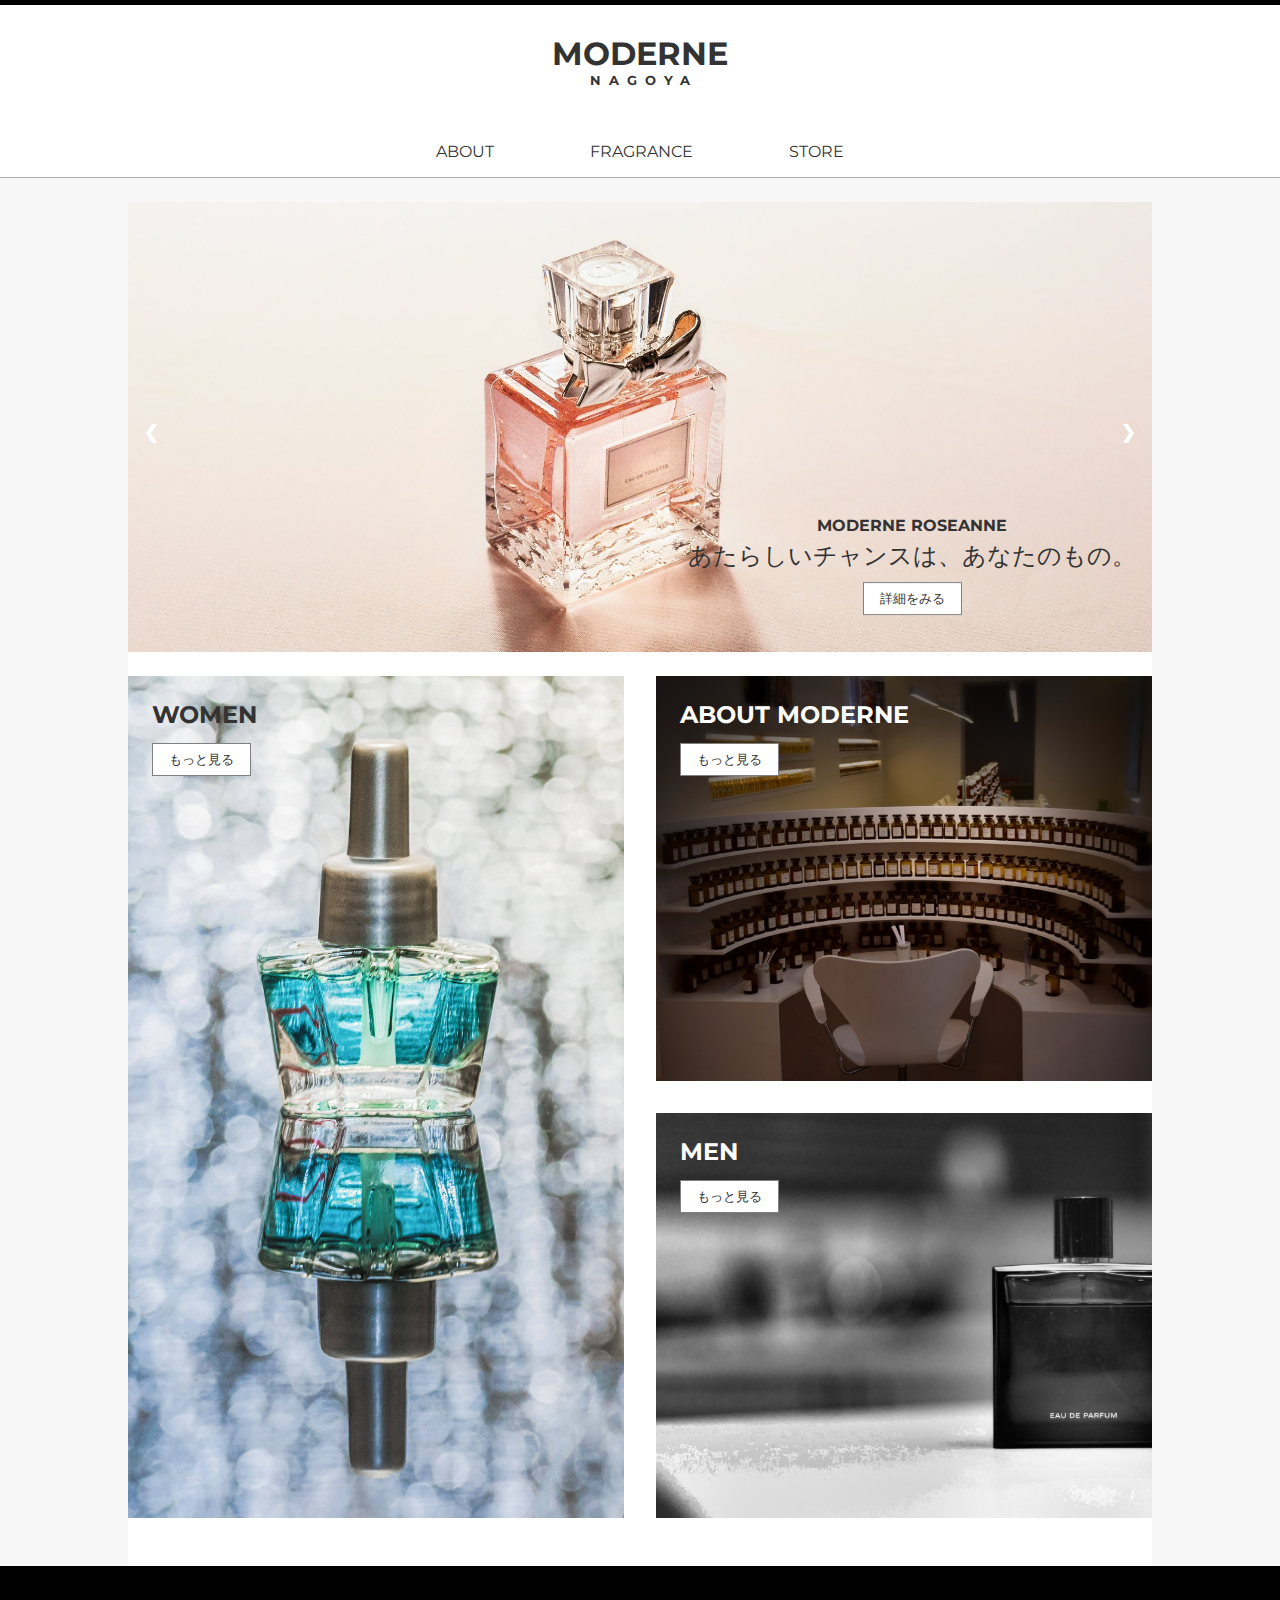
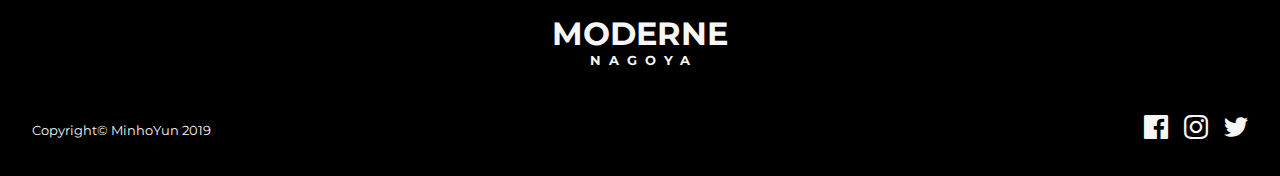
<file: index.html>
<!DOCTYPE html>
<html lang="ja">

<head>
    <meta charset="UTF-8">
    <meta name="viewport" content="width=device-width, initial-scale=1.0">
    <meta http-equiv="X-UA-Compatible" content="ie=edge">
    <title>HOME | MODERNE NAGOYA</title>
    <link rel="stylesheet" href="./css/shared.css">
    <link rel="stylesheet" href="./css/top.css">
    <link rel="stylesheet" href="./css/animate.css">
    <link rel="stylesheet" href="./css/iconmonstr-iconic-font.min.css">
    <link rel="shortcut icon" href="./images/favicon.ico" type="image/x-icon">
    <link rel="icon" href="./images/favicon.ico" type="image/x-icon">
</head>

<body>
    <header class="header">
        <nav class="header--nav__static">
            <h1 class="header--nav__logo">
                <a href="index.html">
                    <span class="logo__title">MODERNE</span>
                    <span class="logo__subtitle">NAGOYA</span>
                </a>
            </h1>

            <div class="header-nav__global">
                <ul class="header--nav__items">
                    <li class="header--nav__item">
                        <a href="about.html">ABOUT</a>
                    </li>
                    <li class="header--nav__item">
                        <a class="dropbtn">FRAGRANCE
                        </a>
                        <div class="dropdown-content">
                            <a href="women.html">WOMEN</a>
                            <a href="men.html">MEN</a>
                        </div>
                    </li>
                    <li class="header--nav__item">
                        <a href="store.html">STORE</a>
                    </li>
                </ul>
            </div>
        </nav>

        <nav class="header--nav__float hidden">
            <div class="nav--container">
                <div class="header--nav__logo">
                    <a href="index.html">
                        <span class="logo__title">MODERNE</span>
                        <span class="logo__subtitle">NAGOYA</span>
                    </a>
                </div>

                <div class="header-nav__global">
                    <ul class="header--nav__items">
                        <li class="header--nav__item">
                            <a href="about.html">ABOUT</a>
                        </li>
                        <li class="header--nav__item">
                            <a class="dropbtn-float">FRAGRANCE
                            </a>
                            <div class="dropdown-content__float">
                                <a href="women.html">WOMEN</a>
                                <a href="men.html">MEN</a>
                            </div>
                        </li>
                        <li class="header--nav__item">
                            <a href="store.html">STORE</a>
                        </li>
                    </ul>
                </div>
            </div>
        </nav>
    </header>

    <main class="main">
        <section class="main--visual">
            <div class="slideshow-container">
                <div class="mySlides fade">
                    <img src="./images/main1.jpg">
                    <div class="text-box">
                        <h2 class="title1">MODERNE ROSEANNE</h2>
                        <div class="text1">あたらしいチャンスは、あなたのもの。</div>
                        <a href="item-women.html" class="info__btn">
                            詳細をみる
                        </a>
                    </div>  
                </div>
            
                <div class="mySlides fade">
                    <img src="./images/main2.jpg">
                    <div class="text-box">
                        <h2 class="title2">MODERNE BLEU MER</h2>
                        <div class="text2">時代を超越した香り。</div>
                        <a href="item-men.html" class="info__btn">
                            詳細をみる
                        </a>
                    </div>
                    
                </div>

                <a class="prev" onclick="plusSlides(-1)">&#10094;</a>
                <a class="next" onclick="plusSlides(1)">&#10095;</a>
            </div>
        </section>

        <section class="main--grid">
            <div class="product--women">
                <div class="grid--info">
                    <h2 class="grid--info__title">
                        WOMEN
                    </h2>
                    <a href="women.html" class="grid--info__btn">
                        もっと見る
                    </a>
                </div>
            </div>

            <div class="modern--about">
                <div class="grid--info">
                    <h2 class="grid--info__title text-white">
                        ABOUT MODERNE
                    </h2>
                    <a href="about.html" class="grid--info__btn">
                        もっと見る
                    </a>
                </div>          
            </div>

            <div class="product--men">
                <div class="grid--info">
                    <h2 class="grid--info__title text-white">
                        MEN
                    </h2>
                    <a href="men.html" class="grid--info__btn">
                        もっと見る
                    </a>
                </div>                
            </div>
        </section>

    </main>

    <footer class="footer">
        <a class="to_page_top">TOP</a>
        <div class="footer--logo">
            <a href="index.html">
                <span class="logo__title">MODERNE</span>
                <span class="logo__subtitle">NAGOYA</span>
            </a>
        </div>
        <div class="footer--feature">
            <div class="footer--feature__copyright">
                Copyright&copy; MinhoYun 2019
            </div>
            <div class="footer--feature__sns">
                <i class="im im-facebook"></i>　
                <i class="im im-instagram"></i>　
                <i class="im im-twitter"></i>
            </div>
        </div>            
    </footer>

    <script src="./js/shared.js"></script>
    <script src="./js/top.js"></script>
</body>

</html>
</file>
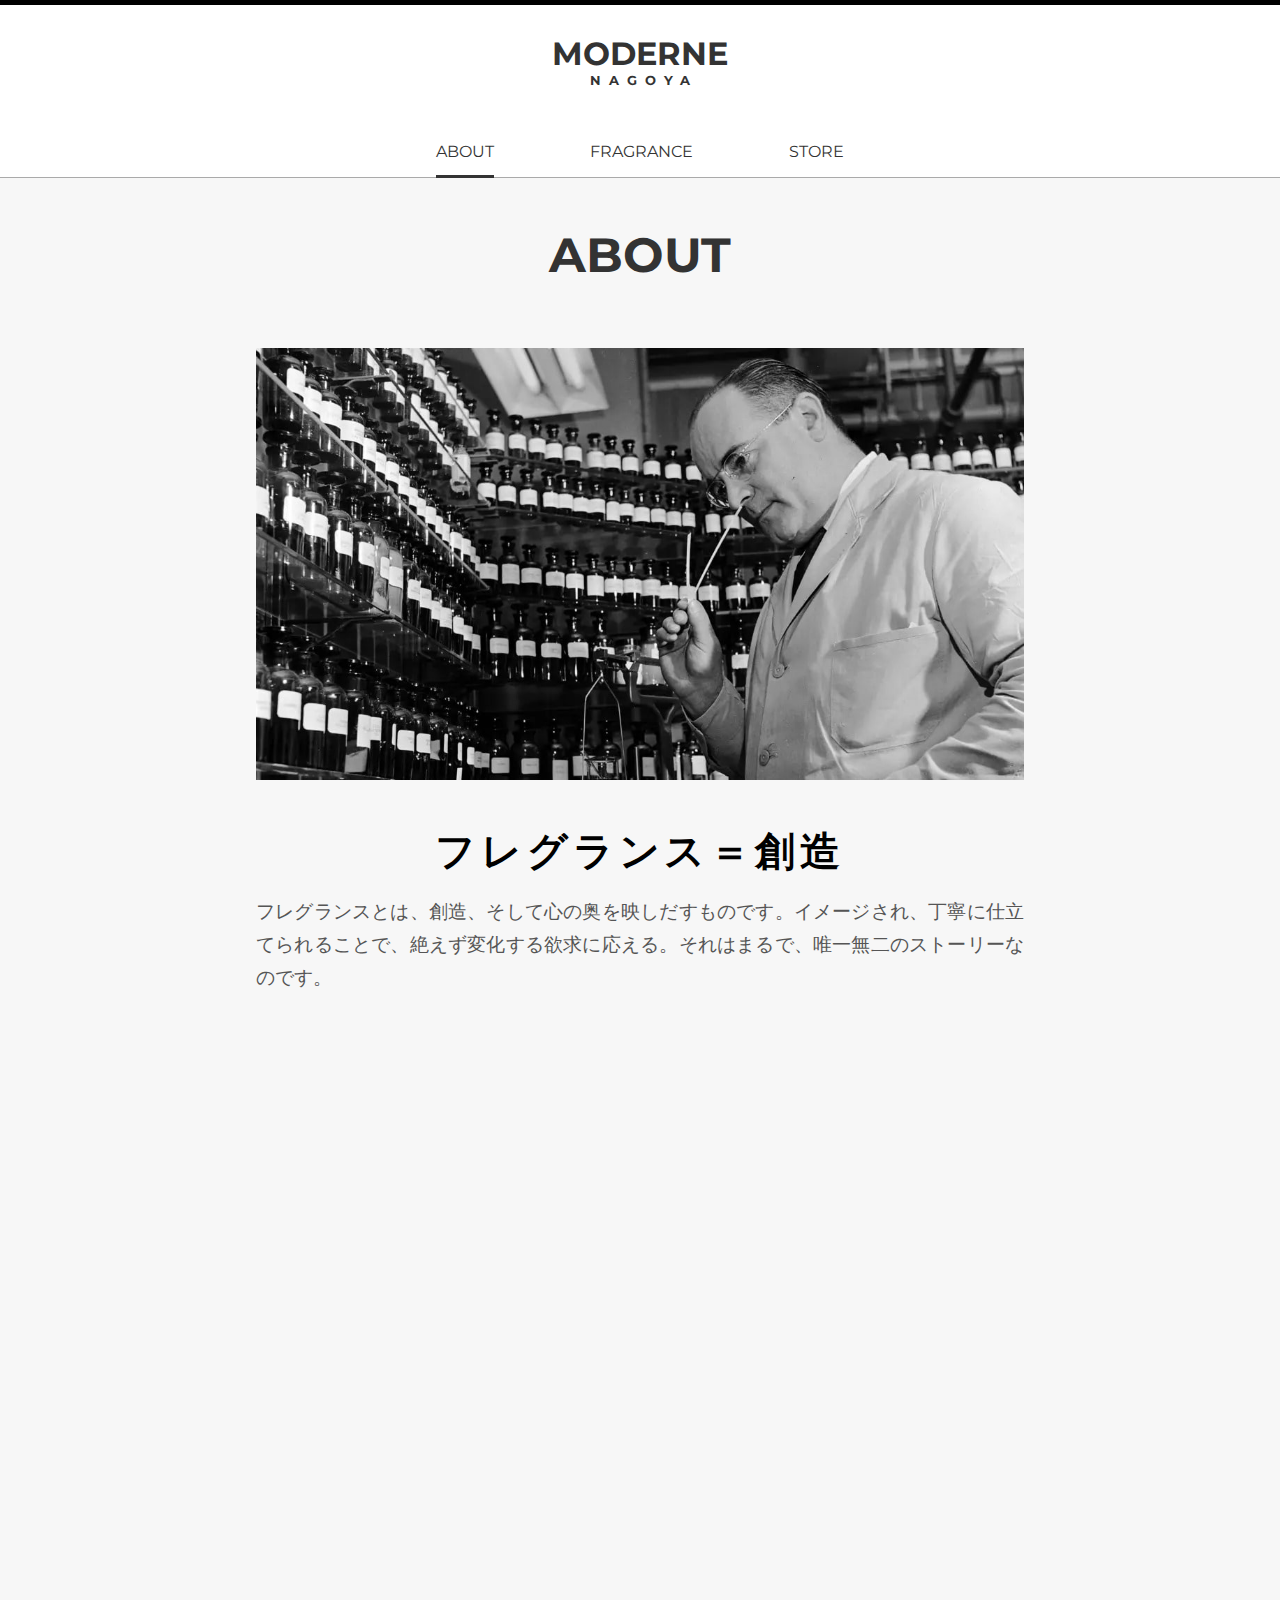
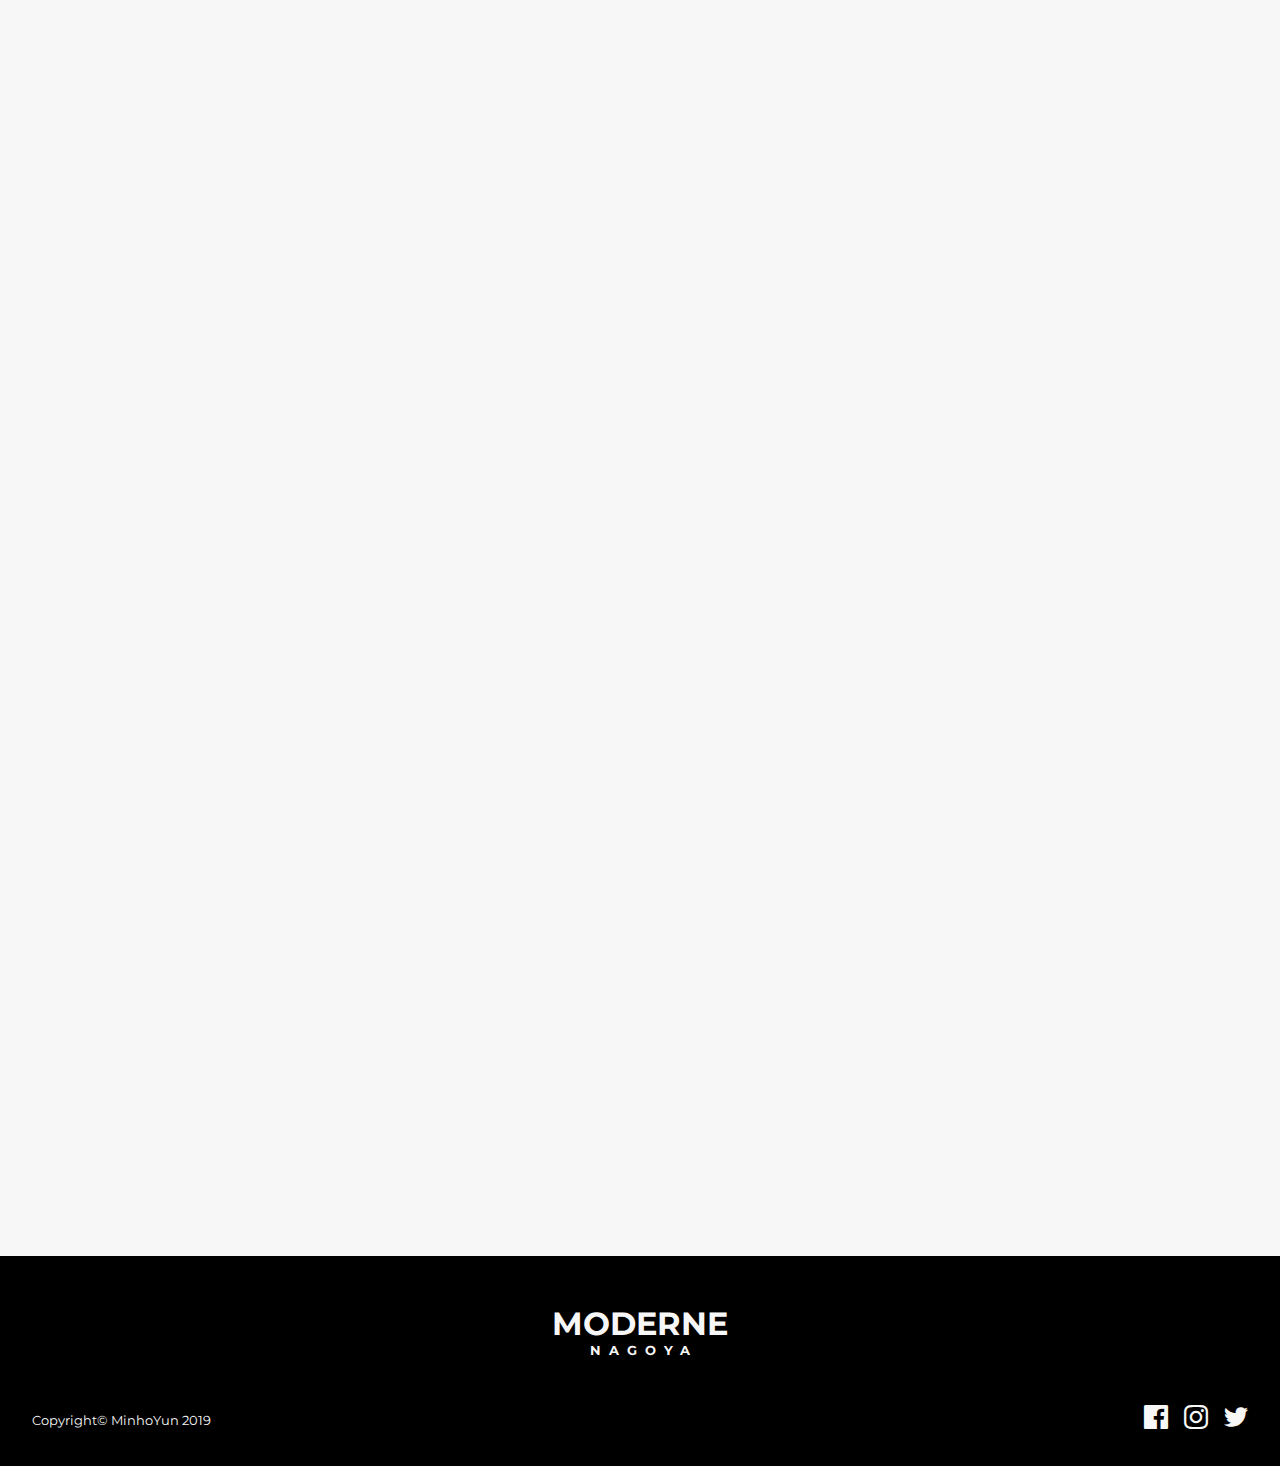
<file: about.html>
<!DOCTYPE html>
<html lang="ja">

<head>
    <meta charset="UTF-8">
    <meta name="viewport" content="width=device-width, initial-scale=1.0">
    <meta http-equiv="X-UA-Compatible" content="ie=edge">
    <title>ABOUT | MODERNE NAGOYA</title>
    <link rel="stylesheet" href="./css/shared.css">
    <link rel="stylesheet" href="./css/about.css">
    <link rel="stylesheet" href="./css/animate.css">
    <link rel="stylesheet" href="./css/iconmonstr-iconic-font.min.css">
    <link rel="shortcut icon" href="./images/favicon.ico" type="image/x-icon">
    <link rel="icon" href="./images/favicon.ico" type="image/x-icon">
</head>

<body>
    <header class="header">
        <nav class="header--nav__static">
            <h1 class="header--nav__logo">
                <a href="index.html">
                    <span class="logo__title">MODERNE</span>
                    <span class="logo__subtitle">NAGOYA</span>
                </a>
            </h1>

            <div class="header-nav__global">
                <ul class="header--nav__items">
                    <li class="header--nav__item">
                        <a href="about.html" class="active__static">ABOUT</a>
                    </li>
                    <li class="header--nav__item">
                        <a class="dropbtn">FRAGRANCE
                        </a>
                        <div class="dropdown-content">
                            <a href="women.html">WOMEN</a>
                            <a href="men.html">MEN</a>
                        </div>
                    </li>
                    <li class="header--nav__item">
                        <a href="store.html">STORE</a>
                    </li>
                </ul>
            </div>
        </nav>

        <nav class="header--nav__float hidden">
            <div class="nav--container">
                <div class="header--nav__logo">
                    <a href="index.html">
                        <span class="logo__title">MODERNE</span>
                        <span class="logo__subtitle">NAGOYA</span>
                    </a>
                </div>

                <div class="header-nav__global">
                    <ul class="header--nav__items">
                        <li class="header--nav__item">
                            <a href="about.html" class="active__float">ABOUT</a>
                        </li>
                        <li class="header--nav__item">
                            <a class="dropbtn-float">FRAGRANCE
                            </a>
                            <div class="dropdown-content__float">
                                <a href="women.html">WOMEN</a>
                                <a href="men.html">MEN</a>
                            </div>
                        </li>
                        <li class="header--nav__item">
                            <a href="store.html">STORE</a>
                        </li>
                    </ul>
                </div>
            </div>
        </nav>
    </header>

    <main class="main">
        <section class="about--moderne">
            <div class="about--moderne__title">
                <h2>ABOUT</h2>
            </div>
            <div class="about--moderne__image wow fadeIn">
                <img src="./images/about1.jpg" alt="モデルンアバウト">
            </div>
            <div class="about--moderne__subtitle wow fadeIn">
                <h2>フレグランス＝創造</h2>
                <p>
                    フレグランスとは、創造、そして心の奥を映しだすものです。イメージされ、丁寧に仕立てられることで、絶えず変化する欲求に応える。それはまるで、唯一無二のストーリーなのです。
                </p>
            </div>
        </section>

        <section class="moderne--features">
            <div class="moderne--features__container">
                <div class="feature--first__explanation wow fadeIn">
                    <h3>A tailored one</h3>
                    <p>
                        フレグランスは、衣服のように、身体に心地よくフィットし、身にまとうもの。色や素材があり、季節に合わせて選ぶことができるのです。
                    </p>
                </div>
                <div class="feature--first__image wow fadeIn">
                    <img src="./images/about2.jpg" alt="フィット">
                </div>
                
                <div class="feature--second__image wow fadeIn">
                    <img src="./images/about3.jpg" alt="本質">
                </div>
                <div class="feature--second__explanation wow fadeIn">
                    <h3>An inner side</h3>
                    <p>
                        フレグランスは、あなたの本質、内面、あなたのありのままを表します。
                    </p>
                </div>
                
                <div class="feature--third__explanation wow fadeIn">
                    <h3>A Personality</h3>
                    <p>
                        フレグランスは、あなたの存在感を与えます。それをまとうことで、あなたの個性を更に輝かせることができます。
                    </p>
                </div>
                <div class="feature--third__image wow fadeIn">
                    <img src="./images/about4.jpg" alt="個性">
                </div>
            </div>
        </section>

        <section class="text--outlined wow pulse">
            <h2>#MODERNE</h2>
        </section>
    </main>

    <footer class="footer">
        <a class="to_page_top">TOP</a>
        <div class="footer--logo">
            <a href="index.html">
                <span class="logo__title">MODERNE</span>
                <span class="logo__subtitle">NAGOYA</span>
            </a>
        </div>
        <div class="footer--feature">
            <div class="footer--feature__copyright">
                Copyright&copy; MinhoYun 2019
            </div>
            <div class="footer--feature__sns">
                <i class="im im-facebook"></i>　
                <i class="im im-instagram"></i>　
                <i class="im im-twitter"></i>
            </div>
        </div>            
    </footer>

    <script src="./js/shared.js"></script>
    <script src="./js/wow.min.js"></script>
    <script>
        new WOW().init();
    </script>
</body>

</html>
</file>
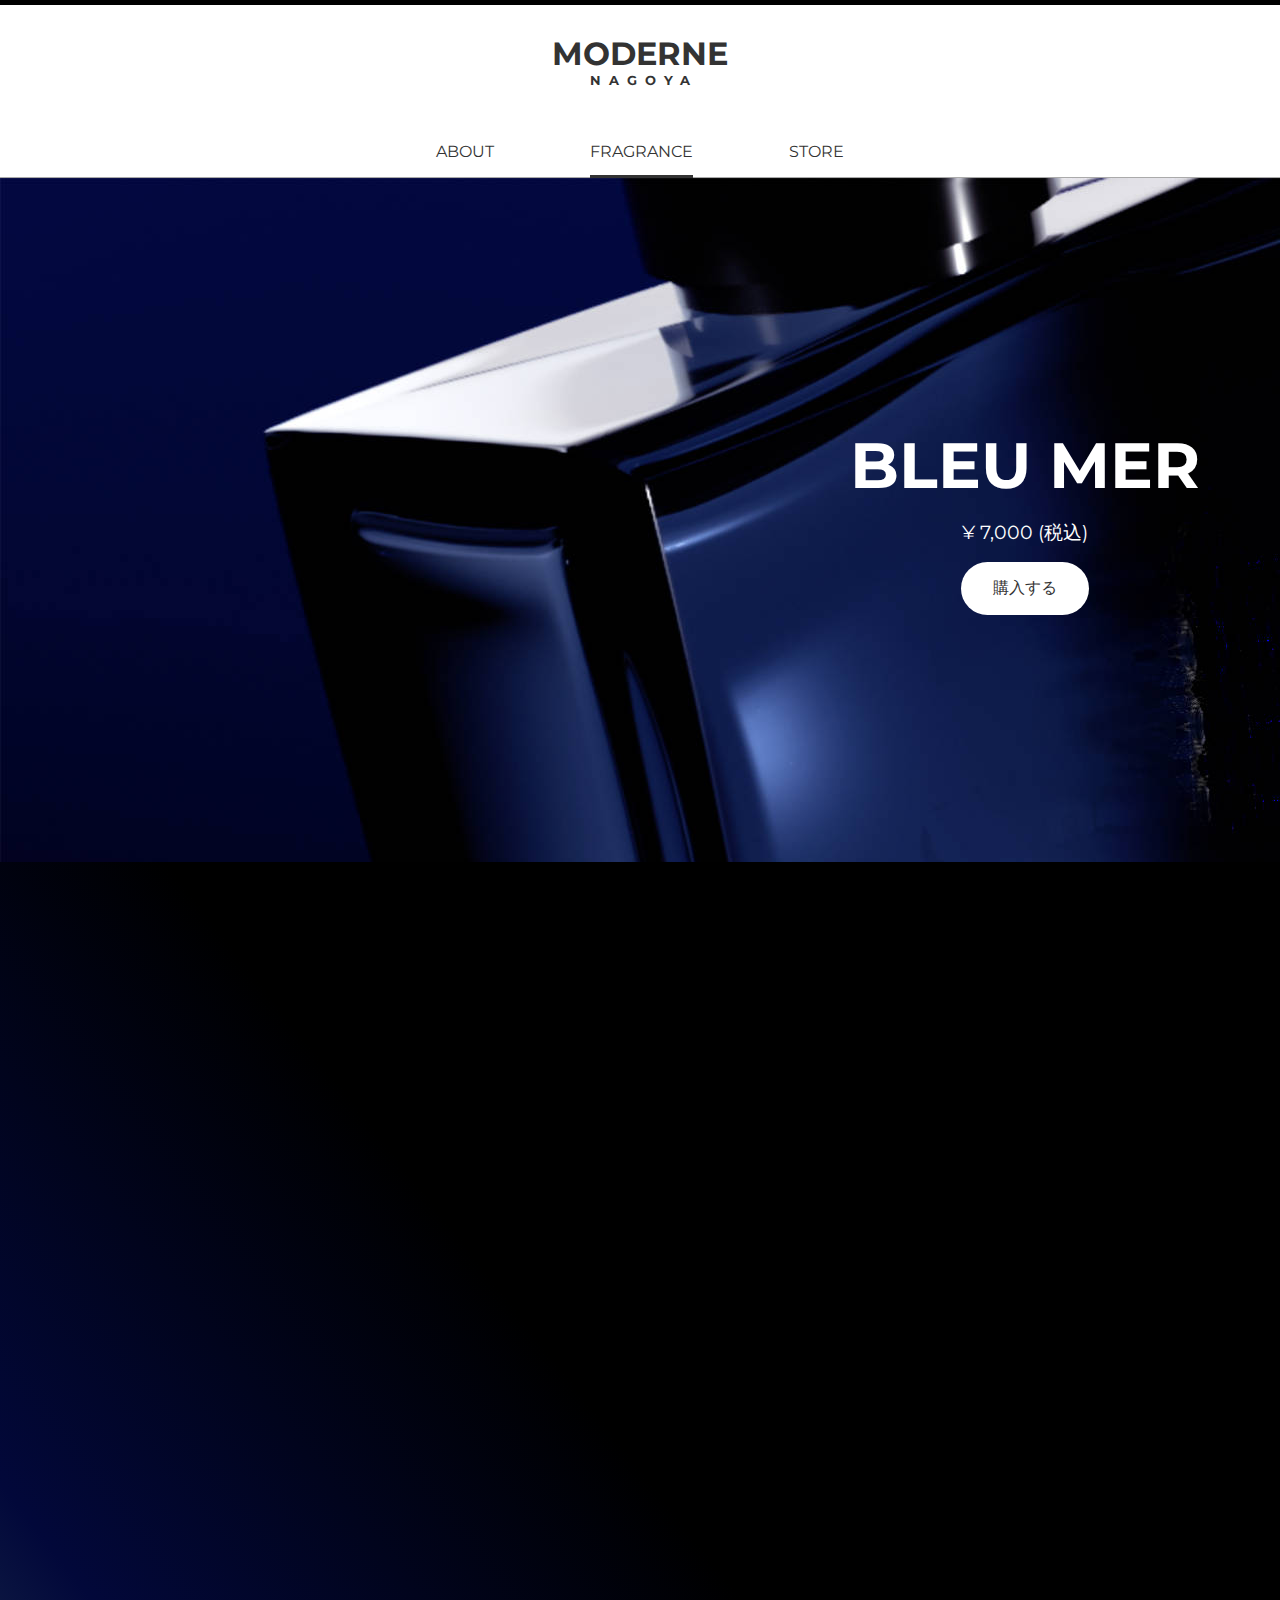
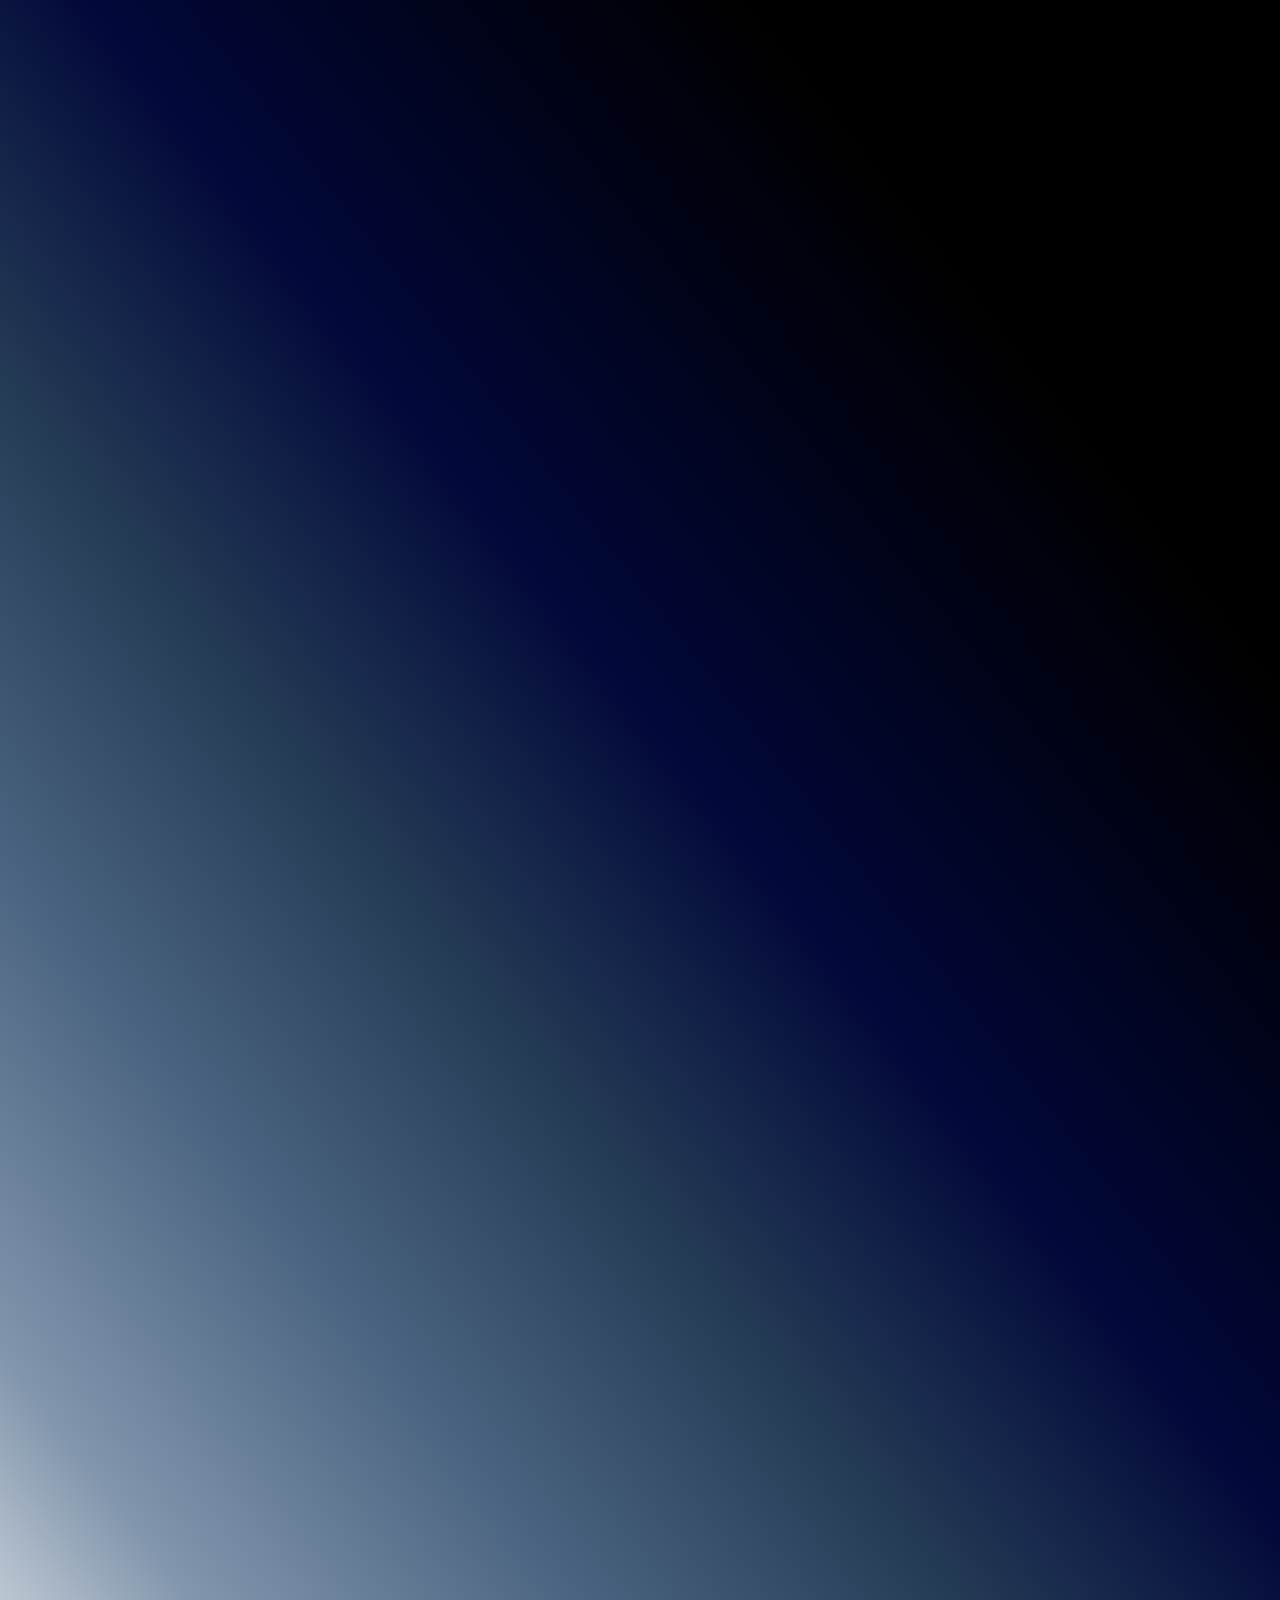
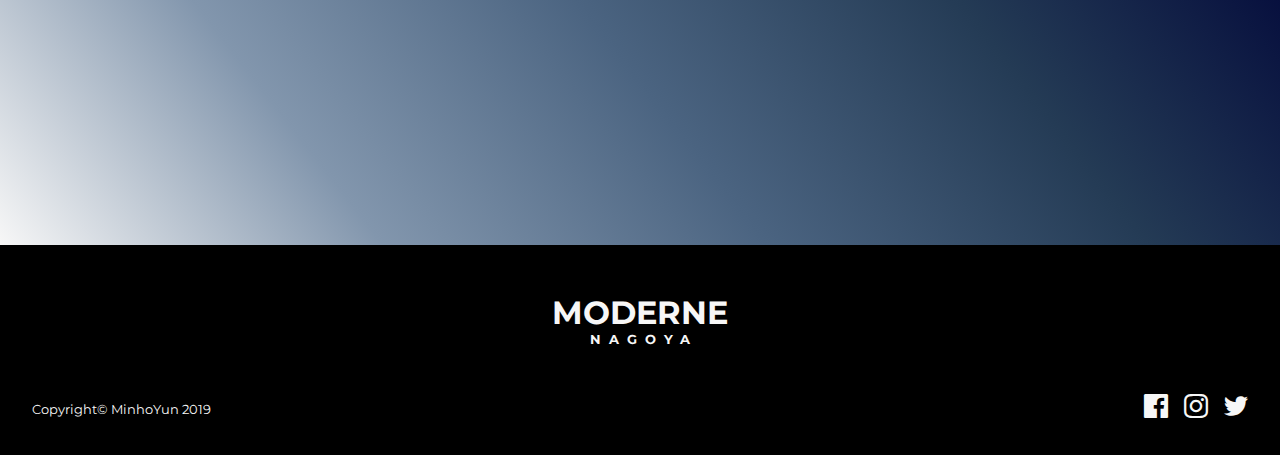
<file: item-men.html>
<!DOCTYPE html>
<html lang="ja">

<head>
    <meta charset="UTF-8">
    <meta name="viewport" content="width=device-width, initial-scale=1.0">
    <meta http-equiv="X-UA-Compatible" content="ie=edge">
    <title>BLEU MER | MODERNE NAGOYA</title>
    <link rel="stylesheet" href="./css/shared.css">
    <link rel="stylesheet" href="./css/item-men.css">
    <link rel="stylesheet" href="./css/animate.css">
    <link rel="stylesheet" href="./css/iconmonstr-iconic-font.min.css">
    <link rel="shortcut icon" href="./images/favicon.ico" type="image/x-icon">
    <link rel="icon" href="./images/favicon.ico" type="image/x-icon">
</head>

<body>
    <div class="backdrop"></div>
    <div class="modal">
        <div class="modal--close">
            <a class="modal--close__btn">
                <i class="im im-x-mark"></i>
            </a>
        </div>
        <div class="modal--container">
            <div class="modal--item__image">
                <img src="./images/bleu.jpg" alt="ブルーメル">
            </div>
            <div class="modal--item__control">
                <h2 class="modal__title">
                    モデルン ブルーメル
                </h2>
                <div class="modal--item__type">
                    オードパルファン
                </div>
                <div class="modal--item__volume">
                    <select>
                        <option value="">50ml</option>
                        <option value="">100ml</option>
                    </select>
                </div>
                <div class="modal--item__price">
                    <label>価格</label>
                    <span><b>7,000円</b>(税込)</span>
                </div>
                <div class="modal--item__quantity">
                    <label>数量</label>
                    <input type="number" value="1" min="1">
                </div>
                <div class="modal--item__btn ">
                    <a class="btn--squared btn--black">購入する</a>
                </div>
            </div>
        </div>
    </div>

    <header class="header">
        <nav class="header--nav__static">
            <h1 class="header--nav__logo">
                <a href="index.html">
                    <span class="logo__title">MODERNE</span>
                    <span class="logo__subtitle">NAGOYA</span>
                </a>
            </h1>

            <div class="header-nav__global">
                <ul class="header--nav__items">
                    <li class="header--nav__item">
                        <a href="about.html">ABOUT</a>
                    </li>
                    <li class="header--nav__item">
                        <a class="dropbtn active__static">FRAGRANCE
                        </a>
                        <div class="dropdown-content">
                            <a href="women.html">WOMEN</a>
                            <a href="men.html">MEN</a>
                        </div>
                    </li>
                    <li class="header--nav__item">
                        <a href="store.html">STORE</a>
                    </li>
                </ul>
            </div>
        </nav>

        <nav class="header--nav__float hidden">
            <div class="nav--container">
                <div class="header--nav__logo">
                    <a href="index.html">
                        <span class="logo__title">MODERNE</span>
                        <span class="logo__subtitle">NAGOYA</span>
                    </a>
                </div>

                <div class="header-nav__global">
                    <ul class="header--nav__items">
                        <li class="header--nav__item">
                            <a href="about.html">ABOUT</a>
                        </li>
                        <li class="header--nav__item">
                            <a class="dropbtn-float active__float">FRAGRANCE
                            </a>
                            <div class="dropdown-content__float">
                                <a href="women.html">WOMEN</a>
                                <a href="men.html">MEN</a>
                            </div>
                        </li>
                        <li class="header--nav__item">
                            <a href="store.html">STORE</a>
                        </li>
                    </ul>
                </div>
            </div>
        </nav>
    </header>

    <main class="main">
        <section class="item--visual">
            <div class="item--visual__box">
                <h1 class="item--title wow fadeIn">
                    BLEU MER
                </h1>
                <div class="wow fadeIn">&yen; 7,000 (税込)</div>
                <a class="btn btn--white purchase wow fadeIn">購入する</a>
            </div>
        </section>

        <section class="item--intro wow fadeIn">
            <div class="intro--image">
                <img src="./images/men-item-intro.jpg" alt="ブルーメルモデル">
            </div>

            <div class="intro--phrase">
                <h3>ブルーメル オードパルファン</h3>
                <p>
                    魅惑的なアロマティック ウッディ フレグランス。最初はフレッシュに、やがてニューカレドニア産のサンダルウッドがラグジュアリーでインテンスな印象を残します。
                </p>          
            </div>
        </section>

        <section class="item--notes">
            <div class="item--notes__top wow fadeIn">
                <div class="notes--ingredients">
                    <div class="notes--images">
                        <img src="./images/blue mer/top1.jpg" alt="トップ1">
                        <img src="./images/blue mer/top2.jpg" alt="トップ2">
                        <img src="./images/blue mer/top3.jpg" alt="トップ3">
                        <img src="./images/blue mer/top4.jpg" alt="トップ4">
                    </div>
                    <p>
                        レモン、ミント、ピンクペッパー、グレープフルーツ
                    </p>
                </div>

                <div class="notes--top">
                    TOP
                </div>
            </div>

            <div class="item--notes__middle wow fadeIn">
                <div class="notes--ingredients">
                    <div class="notes--images">
                        <img src="./images/blue mer/middle1.jpg" alt="ミドル1">
                        <img src="./images/blue mer/middle2.jpg" alt="ミドル2">
                        <img src="./images/blue mer/middle3.jpg" alt="ミドル3">
                        <img src="./images/blue mer/middle4.jpg" alt="ミドル4">
                    </div>
                    <p>
                        ショウガ、イソEスーパー、ナツメグ、ジャスミン
                    </p>
                </div>

                <div class="notes--middle">
                    MIDDLE
                </div>
            </div>

            <div class="item--notes__base wow fadeIn">
                <div class="notes--ingredients">
                    <div class="notes--images">
                        <img src="./images/blue mer/base1.jpg" alt="ベース1">
                        <img src="./images/blue mer/base2.jpg" alt="ベース2">
                        <img src="./images/blue mer/base3.jpg" alt="ベース3">
                        <img src="./images/blue mer/base4.jpg" alt="ベース4">
                        <img src="./images/blue mer/base5.jpg" alt="ベース5">
                        <img src="./images/blue mer/base6.jpg" alt="ベース6">
                    </div>
                    <p>
                        ラブダナム、サンダルウッド、パチュリー、ベチバー、お香、杉、ホワイトムスク
                    </p>
                </div>

                <div class="notes--base">
                    BASE
                </div>
            </div>
        </section>

        <section class="item--features wow fadeIn">
            <div class="item--features__container">
                <div class="feature--first__image wow fadeIn">
                    <img src="./images/men-item-grid1.jpg" alt="ブルーメル1">
                </div>
                <div class="feature--first__explanation wow fadeIn">
                    <p>
                        ブルーのボトルに入った、時代を超越した香り。ブルーメル・オードパルファンは、強い意志のある洗練されたエレガンスを映し出します。
                    </p>
                </div>
                
                <div class="feature--second__explanation wow fadeIn">
                    <p>
                        ブルーメル・オードパルファンは、センシュアルなアンバーと柔らかなムスクが合わさったエレガントな アロマティックウッディフレグランス。
                        温かみがあり包み込まれるようなコンポジション。
                    </p>
                </div>
                <div class="feature--second__image wow fadeIn">
                    <img src="./images/men-item-grid2.jpg" alt="ブルーメル2">
                </div>
                
                <div class="feature--third__image wow fadeIn">
                    <img src="./images/men-item-grid3.jpg" alt="ブルーメル3">
                </div>
                <div class="feature--third__explanation wow fadeIn">
                    <p>
                        ブルーメル・オードパルファンは、既成概念にとらわれず自由に生きる、男性のエスプリを表現したフレグランスです。
                    </p>
                </div>
            </div>
        </section>
    </main>

    <footer class="footer">
        <a class="to_page_top">TOP</a>
        <div class="footer--logo">
            <a href="index.html">
                <span class="logo__title">MODERNE</span>
                <span class="logo__subtitle">NAGOYA</span>
            </a>
        </div>
        <div class="footer--feature">
            <div class="footer--feature__copyright">
                Copyright&copy; MinhoYun 2019
            </div>
            <div class="footer--feature__sns">
                <i class="im im-facebook"></i>　
                <i class="im im-instagram"></i>　
                <i class="im im-twitter"></i>
            </div>
        </div>            
    </footer>

    <script src="./js/shared.js"></script>
    <script src="./js/item.js"></script>
    <script src="./js/wow.min.js"></script>
    <script>
        new WOW().init();
    </script>
</body>

</html>
</file>
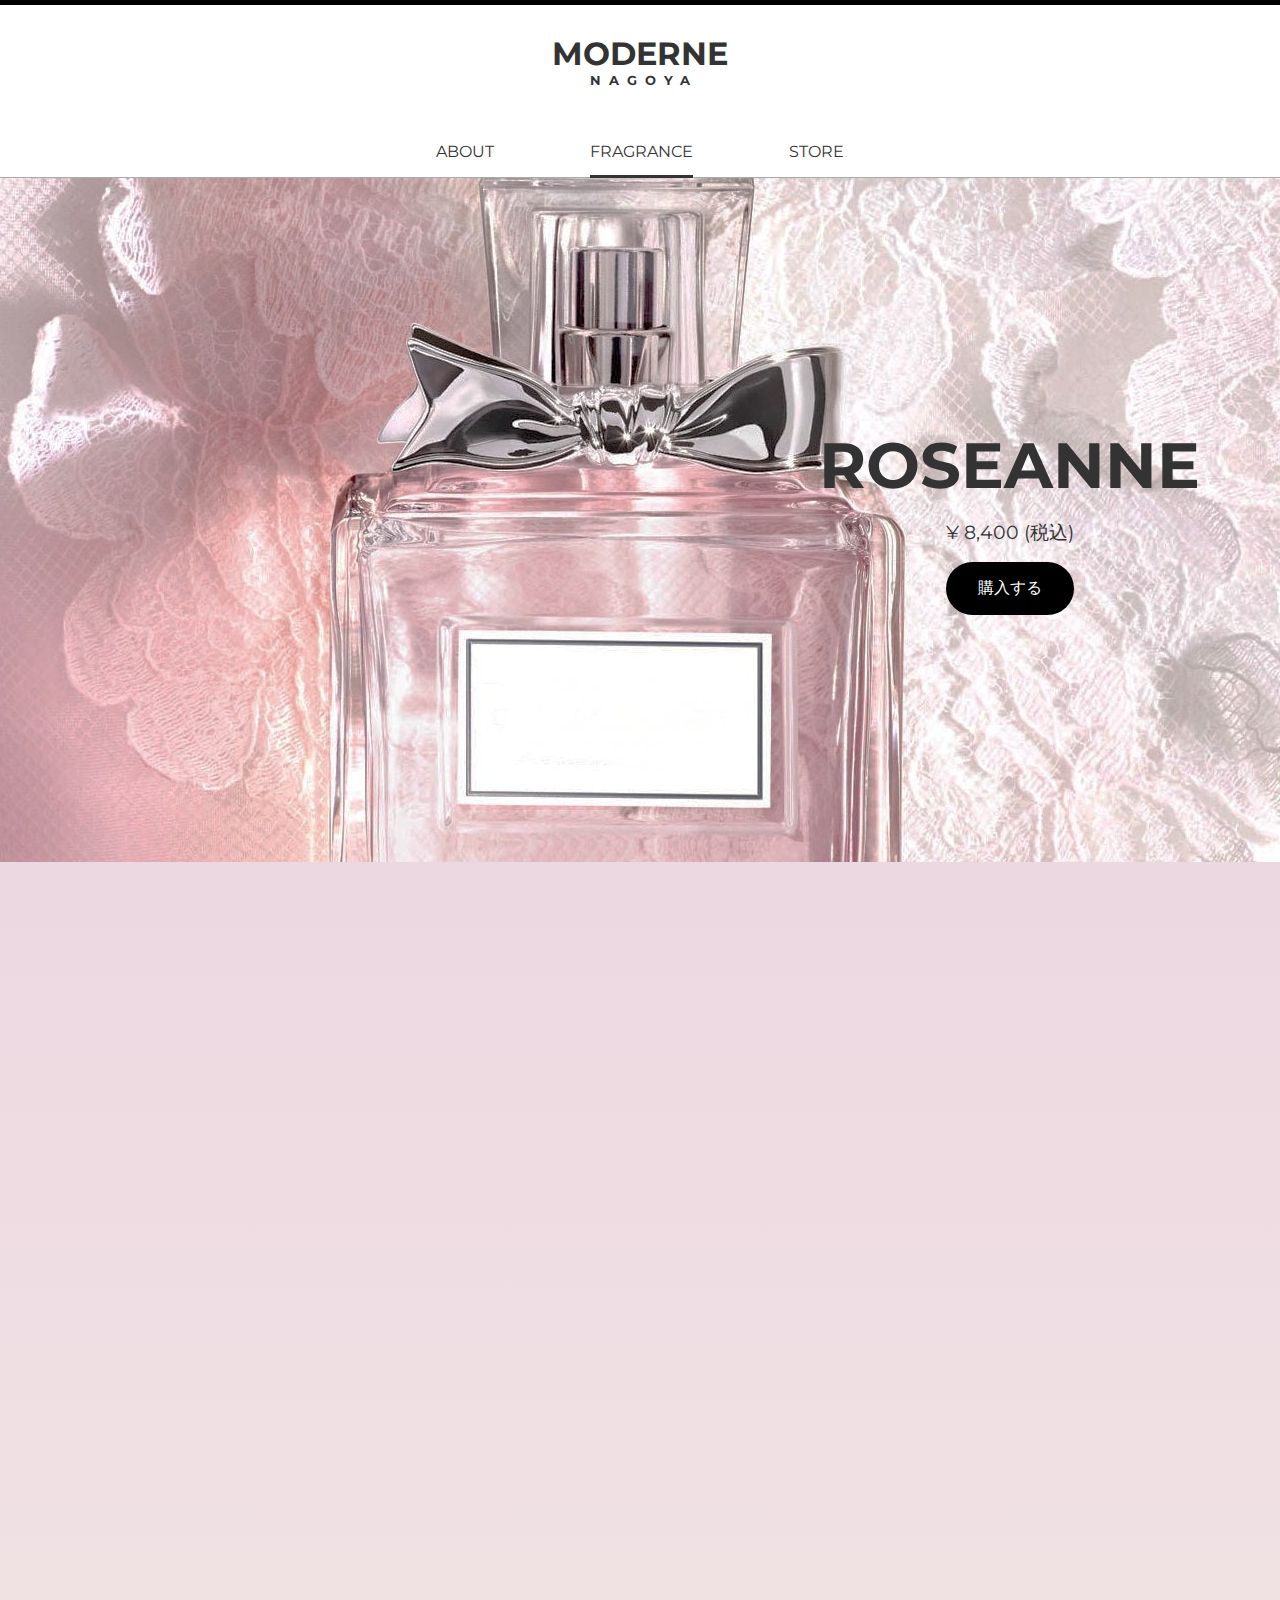
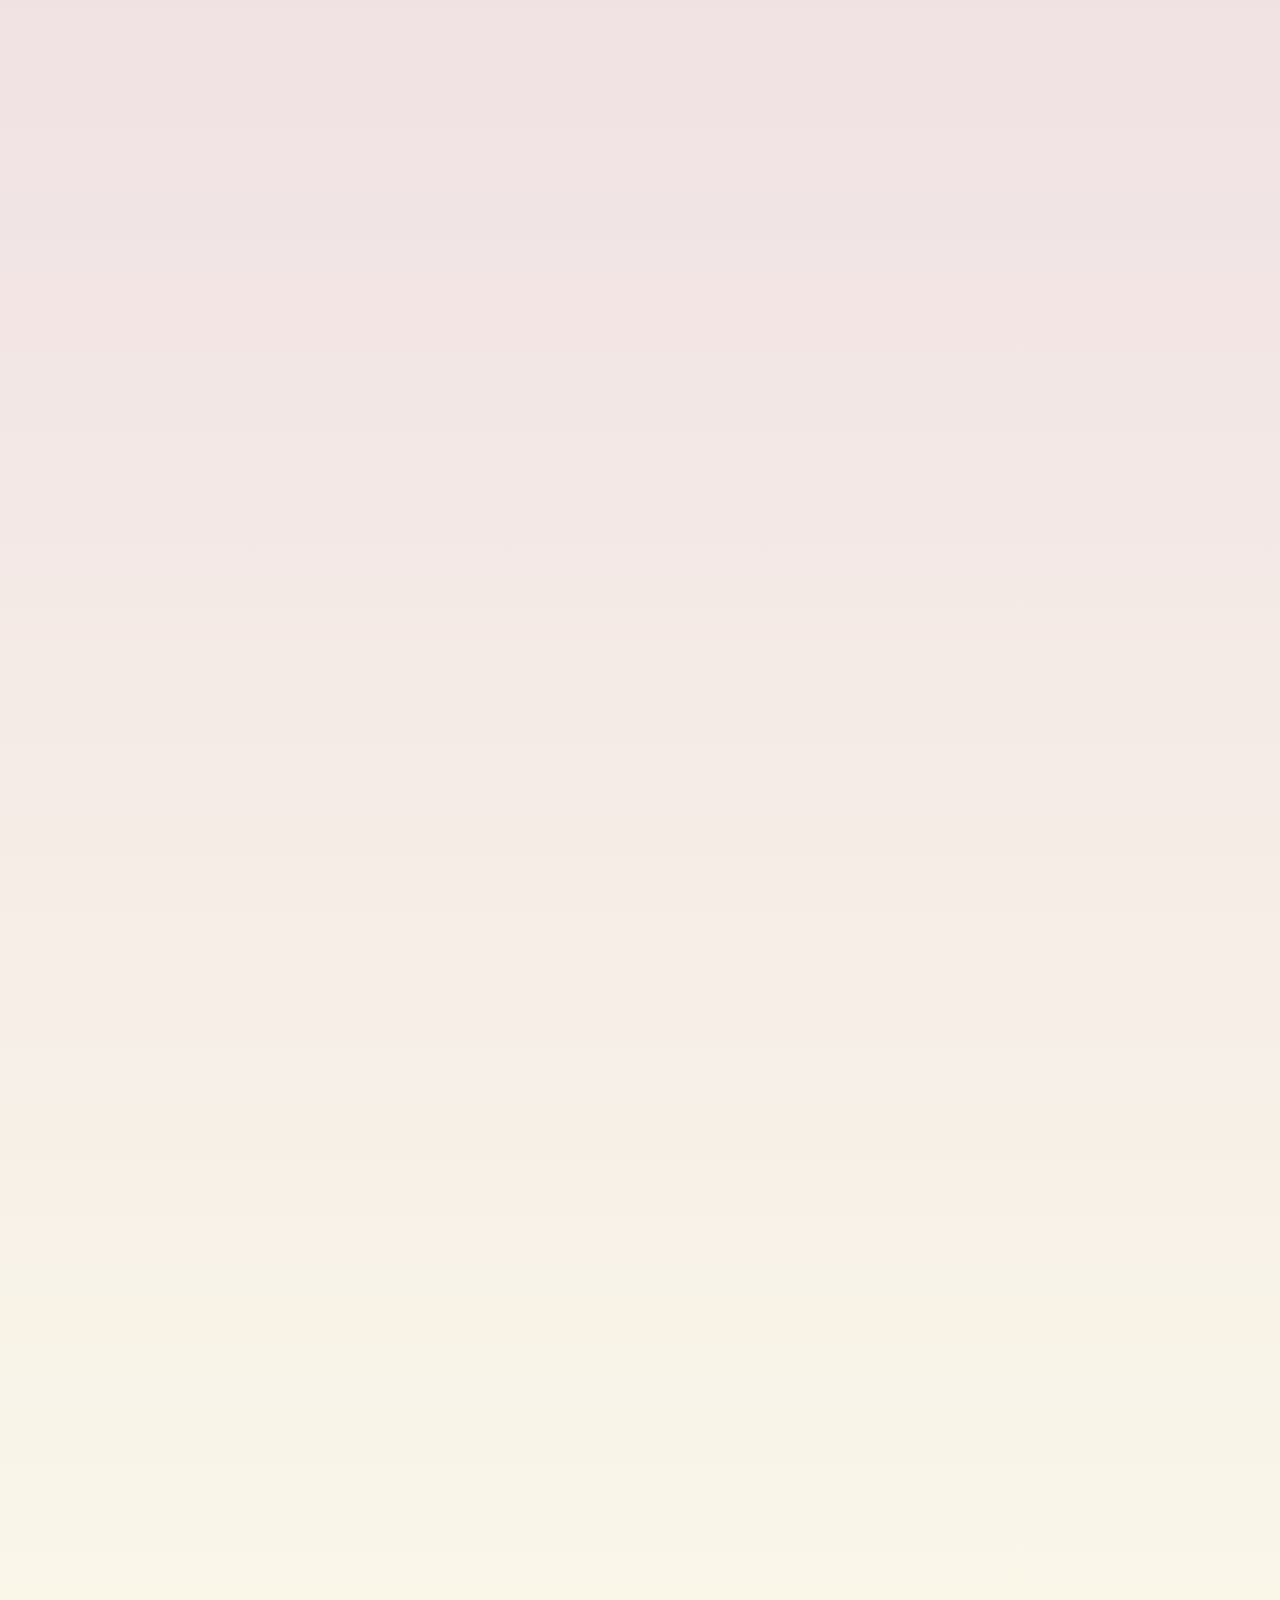
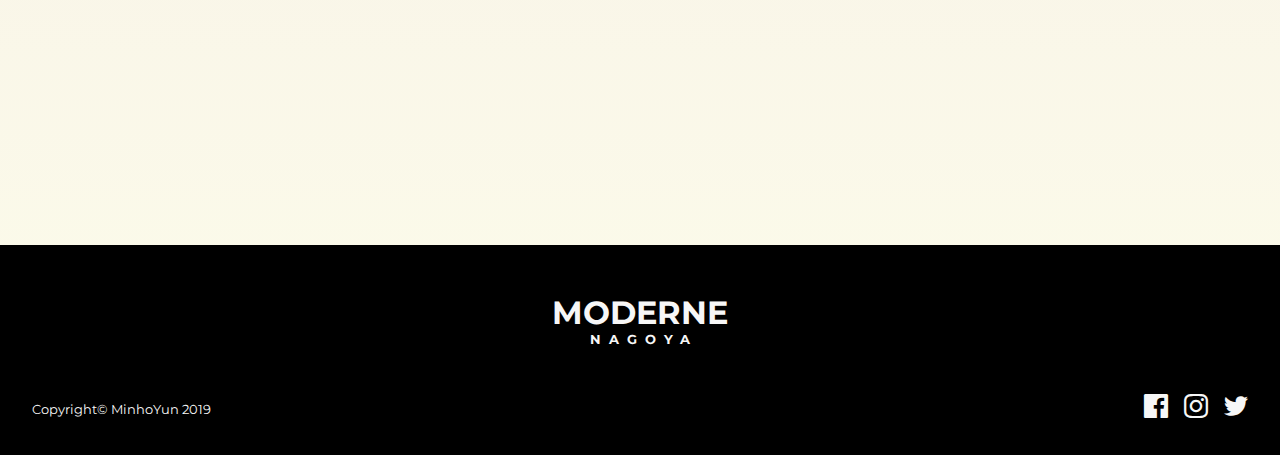
<file: item-women.html>
<!DOCTYPE html>
<html lang="ja">

<head>
    <meta charset="UTF-8">
    <meta name="viewport" content="width=device-width, initial-scale=1.0">
    <meta http-equiv="X-UA-Compatible" content="ie=edge">
    <title>ROSEANNE | MODERNE NAGOYA</title>
    <link rel="stylesheet" href="./css/shared.css">
    <link rel="stylesheet" href="./css/item-women.css">
    <link rel="stylesheet" href="./css/animate.css">
    <link rel="stylesheet" href="./css/iconmonstr-iconic-font.min.css">
    <link rel="shortcut icon" href="./images/favicon.ico" type="image/x-icon">
    <link rel="icon" href="./images/favicon.ico" type="image/x-icon">
</head>

<body>
    <div class="backdrop"></div>
    <div class="modal">
        <div class="modal--close">
            <a class="modal--close__btn">
                <i class="im im-x-mark"></i>
            </a>
        </div>
        <div class="modal--container">
            <div class="modal--item__image">
                <img src="./images/roseanne.jpg" alt="ロザンヌ">
            </div>
            <div class="modal--item__control">
                <h2 class="modal__title">
                    モデルン ロザンヌ
                </h2>
                <div class="modal--item__type">
                    オードトワレ
                </div>
                <div class="modal--item__volume">
                    <select>
                        <option value="">50ml</option>
                        <option value="">75ml</option>
                    </select>
                </div>
                <div class="modal--item__price">
                    <label>価格</label>
                    <span><b>8,400円</b>(税込)</span>
                </div>
                <div class="modal--item__quantity">
                    <label>数量</label>
                    <input type="number" value="1" min="1">
                </div>
                <div class="modal--item__btn ">
                    <a class="btn--squared btn--black">購入する</a>
                </div>
            </div>
        </div>
    </div>

    <header class="header">
        <nav class="header--nav__static">
            <h1 class="header--nav__logo">
                <a href="index.html">
                    <span class="logo__title">MODERNE</span>
                    <span class="logo__subtitle">NAGOYA</span>
                </a>
            </h1>

            <div class="header-nav__global">
                <ul class="header--nav__items">
                    <li class="header--nav__item">
                        <a href="about.html">ABOUT</a>
                    </li>
                    <li class="header--nav__item">
                        <a class="dropbtn active__static">FRAGRANCE
                        </a>
                        <div class="dropdown-content">
                            <a href="women.html">WOMEN</a>
                            <a href="men.html">MEN</a>
                        </div>
                    </li>
                    <li class="header--nav__item">
                        <a href="store.html">STORE</a>
                    </li>
                </ul>
            </div>
        </nav>

        <nav class="header--nav__float hidden">
            <div class="nav--container">
                <div class="header--nav__logo">
                    <a href="index.html">
                        <span class="logo__title">MODERNE</span>
                        <span class="logo__subtitle">NAGOYA</span>
                    </a>
                </div>

                <div class="header-nav__global">
                    <ul class="header--nav__items">
                        <li class="header--nav__item">
                            <a href="about.html">ABOUT</a>
                        </li>
                        <li class="header--nav__item">
                            <a class="dropbtn-float active__float">FRAGRANCE
                            </a>
                            <div class="dropdown-content__float">
                                <a href="women.html">WOMEN</a>
                                <a href="men.html">MEN</a>
                            </div>
                        </li>
                        <li class="header--nav__item">
                            <a href="store.html">STORE</a>
                        </li>
                    </ul>
                </div>
            </div>
        </nav>
    </header>

    <main class="main">
        <section class="item--visual">
            <div class="item--visual__box">
                <h1 class="item--title wow fadeIn">
                    ROSEANNE
                </h1>
                <div class="wow fadeIn">&yen; 8,400 (税込)</div>
                <a class="btn btn--black purchase wow fadeIn">購入する</a>
            </div>
        </section>

        <section class="item--intro wow fadeIn">
            <div class="intro--image">
                <img src="./images/women-item-intro.jpg" alt="ロザンヌモデル">
            </div>

            <div class="intro--phrase">
                <h3>ロザンヌ オードトワレ</h3>
                <p>
                    幸せの象徴ピオニーと優美なローズノートの花束が、カラブリアンベルガモットのみずみずしい輝きと、ホワイトムスクの繊細なレースにふんわりと包まれたフレッシュフローラルの香り。可憐なフローラルブーケ。
                </p>          
            </div>
        </section>

        <section class="item--notes">
            <div class="item--notes__top wow fadeIn">
                <div class="notes--ingredients">
                    <div class="notes--images">
                        <img src="./images/roseanne/top1.jpg" alt="トップ1">
                    </div>
                    <p>
                        シチリアマンダリン
                    </p>
                </div>

                <div class="notes--top">
                    TOP
                </div>
            </div>

            <div class="item--notes__middle wow fadeIn">
                <div class="notes--ingredients">
                    <div class="notes--images">
                        <img src="./images/roseanne/middle1.jpg" alt="ミドル1">
                        <img src="./images/roseanne/middle2.jpg" alt="ミドル2">
                        <img src="./images/roseanne/middle3.jpg" alt="ミドル3">
                        <img src="./images/roseanne/middle4.jpg" alt="ミドル4">
                    </div>
                    <p>
                        ピンクの牡丹、ダマスクローズ、アプリコット、桃
                    </p>
                </div>

                <div class="notes--middle">
                    MIDDLE
                </div>
            </div>

            <div class="item--notes__base wow fadeIn">
                <div class="notes--ingredients">
                    <div class="notes--images">
                        <img src="./images/roseanne/base1.jpg" alt="ベース1">
                    </div>
                    <p>
                        ホワイトムスク
                    </p>
                </div>

                <div class="notes--base">
                    BASE
                </div>
            </div>
        </section>

        <section class="item--features wow fadeIn">
            <div class="item--features__container">
                <div class="feature--first__image wow fadeIn">
                    <img src="./images/women-item-grid1.jpg" alt="ロザンヌ1">
                </div>
                <div class="feature--first__explanation wow fadeIn">
                    <p>
                        カラブリアンベルガモットがトップノートに。ミドルノートでは、優美なピオニーとダマスクローズのアコード。ベースノートは、レース織のように繊細なホワイトムスクで飾られました。
                    </p>
                </div>
                
                <div class="feature--second__explanation wow fadeIn">
                    <p>
                        まるでオーラのように自然に存在し、やさしく包まれるようなやわらかく、エレガントな香り。
                    </p>
                </div>
                <div class="feature--second__image wow fadeIn">
                    <img src="./images/women-item-grid2.jpg" alt="ロザンヌ2">
                </div>
                
                <div class="feature--third__image wow fadeIn">
                    <img src="./images/women-item-grid3.jpg" alt="ロザンヌ3">
                </div>
                <div class="feature--third__explanation wow fadeIn">
                    <p>
                        より優美で、華やかなチャンス。 繊細で女性らしく、包み込まれるような香り。あたらしいチャンスは、あなたのもの。
                    </p>
                </div>
            </div>
        </section>
    </main>

    <footer class="footer">
        <a class="to_page_top">TOP</a>
        <div class="footer--logo">
            <a href="index.html">
                <span class="logo__title">MODERNE</span>
                <span class="logo__subtitle">NAGOYA</span>
            </a>
        </div>
        <div class="footer--feature">
            <div class="footer--feature__copyright">
                Copyright&copy; MinhoYun 2019
            </div>
            <div class="footer--feature__sns">
                <i class="im im-facebook"></i>　
                <i class="im im-instagram"></i>　
                <i class="im im-twitter"></i>
            </div>
        </div>            
    </footer>

    <script src="./js/shared.js"></script>
    <script src="./js/item.js"></script>
    <script src="./js/wow.min.js"></script>
    <script>
        new WOW().init();
    </script>
</body>

</html>
</file>
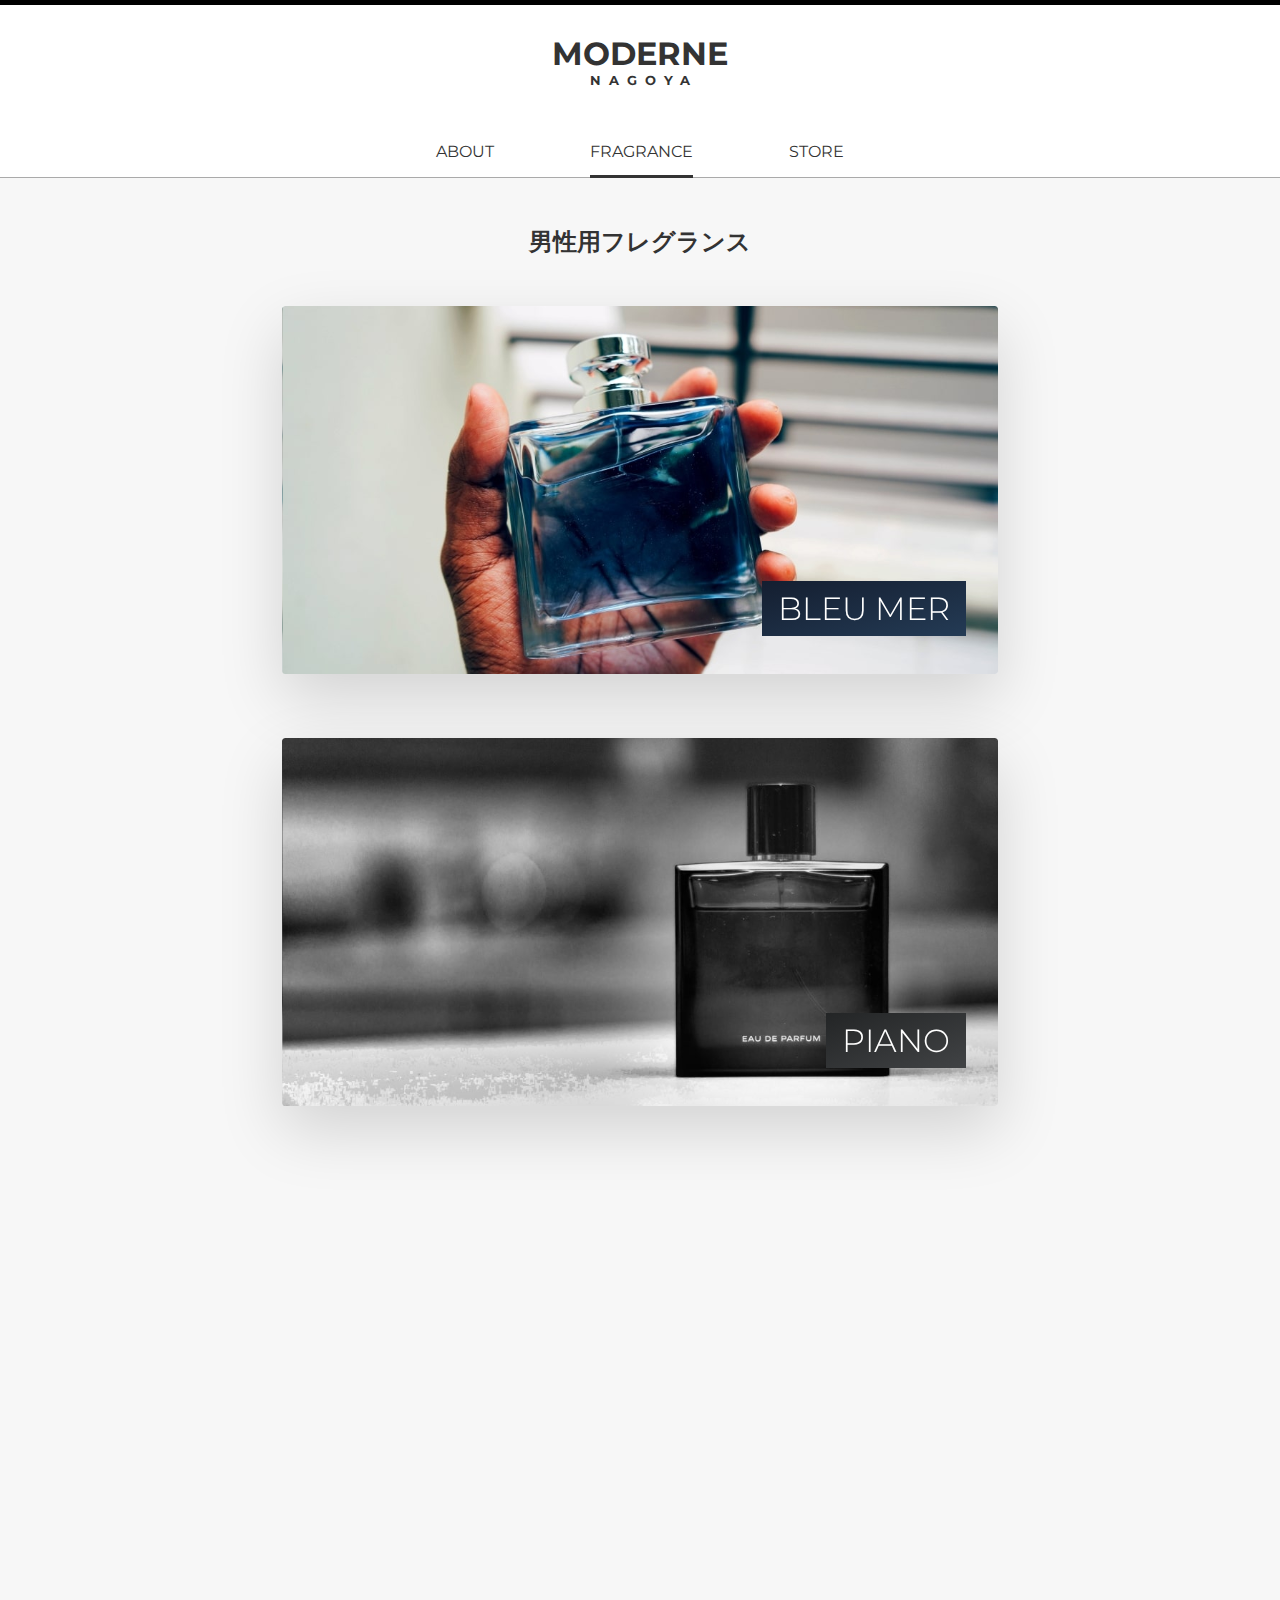
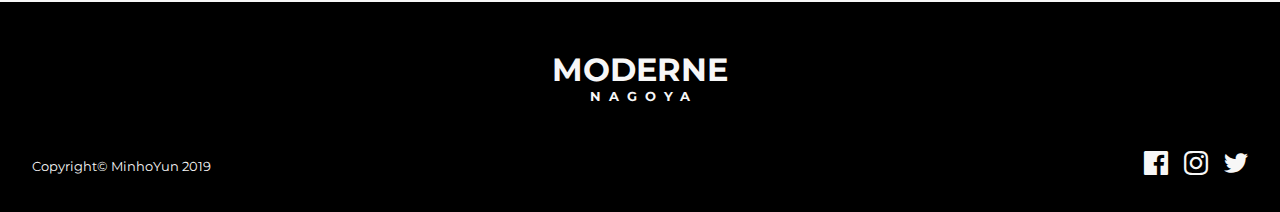
<file: men.html>
<!DOCTYPE html>
<html lang="ja">

<head>
    <meta charset="UTF-8">
    <meta name="viewport" content="width=device-width, initial-scale=1.0">
    <meta http-equiv="X-UA-Compatible" content="ie=edge">
    <title>MEN | MODERNE NAGOYA</title>
    <link rel="stylesheet" href="./css/shared.css">
    <link rel="stylesheet" href="./css/fragrance.css">
    <link rel="stylesheet" href="./css/animate.css">
    <link rel="stylesheet" href="./css/iconmonstr-iconic-font.min.css">
    <link rel="shortcut icon" href="./images/favicon.ico" type="image/x-icon">
    <link rel="icon" href="./images/favicon.ico" type="image/x-icon">
</head>

<body>
    <header class="header">
        <nav class="header--nav__static">
            <h1 class="header--nav__logo">
                <a href="index.html">
                    <span class="logo__title">MODERNE</span>
                    <span class="logo__subtitle">NAGOYA</span>
                </a>
            </h1>

            <div class="header-nav__global">
                <ul class="header--nav__items">
                    <li class="header--nav__item">
                        <a href="about.html">ABOUT</a>
                    </li>
                    <li class="header--nav__item">
                        <a class="dropbtn active__static">FRAGRANCE
                        </a>
                        <div class="dropdown-content">
                            <a href="women.html">WOMEN</a>
                            <a href="men.html">MEN</a>
                        </div>
                    </li>
                    <li class="header--nav__item">
                        <a href="store.html">STORE</a>
                    </li>
                </ul>
            </div>
        </nav>

        <nav class="header--nav__float hidden">
            <div class="nav--container">
                <div class="header--nav__logo">
                    <a href="index.html">
                        <span class="logo__title">MODERNE</span>
                        <span class="logo__subtitle">NAGOYA</span>
                    </a>
                </div>

                <div class="header-nav__global">
                    <ul class="header--nav__items">
                        <li class="header--nav__item">
                            <a href="about.html">ABOUT</a>
                        </li>
                        <li class="header--nav__item">
                            <a class="dropbtn-float active__float">FRAGRANCE
                            </a>
                            <div class="dropdown-content__float">
                                <a href="women.html">WOMEN</a>
                                <a href="men.html">MEN</a>
                            </div>
                        </li>
                        <li class="header--nav__item">
                            <a href="store.html">STORE</a>
                        </li>
                    </ul>
                </div>
            </div>
        </nav>
    </header>

    <main class="main">
        <section class="product--list">
            <div class="product--list__title">
                <h2>男性用フレグランス</h2>
            </div>
        </section>

        <section>
            <div class="product--list__item wow fadeIn">
                <div class="card">
                    <div class="card__side card__side--front">
                        <div class="card__picture card__picture--6">
                            &nbsp;
                        </div>
                        <h4 class="card__heading">
                            <span class="card__heading-span card__heading-span--6">BLEU MER</span>
                        </h4>
                    </div>
                    <div class="card__side card__side--back card__side--back-6">
                        <div class="card__cta">
                            <div class="card__price-box">
                                <p class="card__price-value">&yen; 7,000</p>
                            </div>
                            <a href="item-men.html" class="btn btn--white">詳細をみる</a>
                        </div>
                    </div>
                </div>
            </div>
            
            <div class="product--list__item wow fadeIn">
                <div class="card">
                    <div class="card__side card__side--front">
                        <div class="card__picture card__picture--4">
                            &nbsp;
                        </div>
                        <h4 class="card__heading">
                            <span class="card__heading-span card__heading-span--4">PIANO</span>
                        </h4>
                    </div>
                    <div class="card__side card__side--back card__side--back-4">
                        <div class="card__cta">
                            <div class="card__price-box">
                                <p class="card__price-value">&yen; 8,400</p>
                            </div>
                            <a href="item-men.html" class="btn btn--white">詳細をみる</a>
                        </div>
                    </div>
                </div>
            </div>

            <div class="product--list__item wow fadeIn">
                <div class="card">
                    <div class="card__side card__side--front">
                        <div class="card__picture card__picture--5">
                            &nbsp;
                        </div>
                        <h4 class="card__heading">
                            <span class="card__heading-span card__heading-span--5">TERRE</span>
                        </h4>
                    </div>
                    <div class="card__side card__side--back card__side--back-5">
                        <div class="card__cta">
                            <div class="card__price-box">
                                <p class="card__price-value">&yen; 9,300</p>
                            </div>
                            <a href="item-men.html" class="btn btn--white">詳細をみる</a>
                        </div>
                    </div>
                </div>
            </div>
        </section>
    </main>

    <footer class="footer">
        <a class="to_page_top">TOP</a>
        <div class="footer--logo">
            <a href="index.html">
                <span class="logo__title">MODERNE</span>
                <span class="logo__subtitle">NAGOYA</span>
            </a>
        </div>
        <div class="footer--feature">
            <div class="footer--feature__copyright">
                Copyright&copy; MinhoYun 2019
            </div>
            <div class="footer--feature__sns">
                <i class="im im-facebook"></i>　
                <i class="im im-instagram"></i>　
                <i class="im im-twitter"></i>
            </div>
        </div>            
    </footer>

    <script src="./js/shared.js"></script>
    <script src="./js/wow.min.js"></script>
    <script>
        new WOW().init();
    </script>
</body>

</html>
</file>
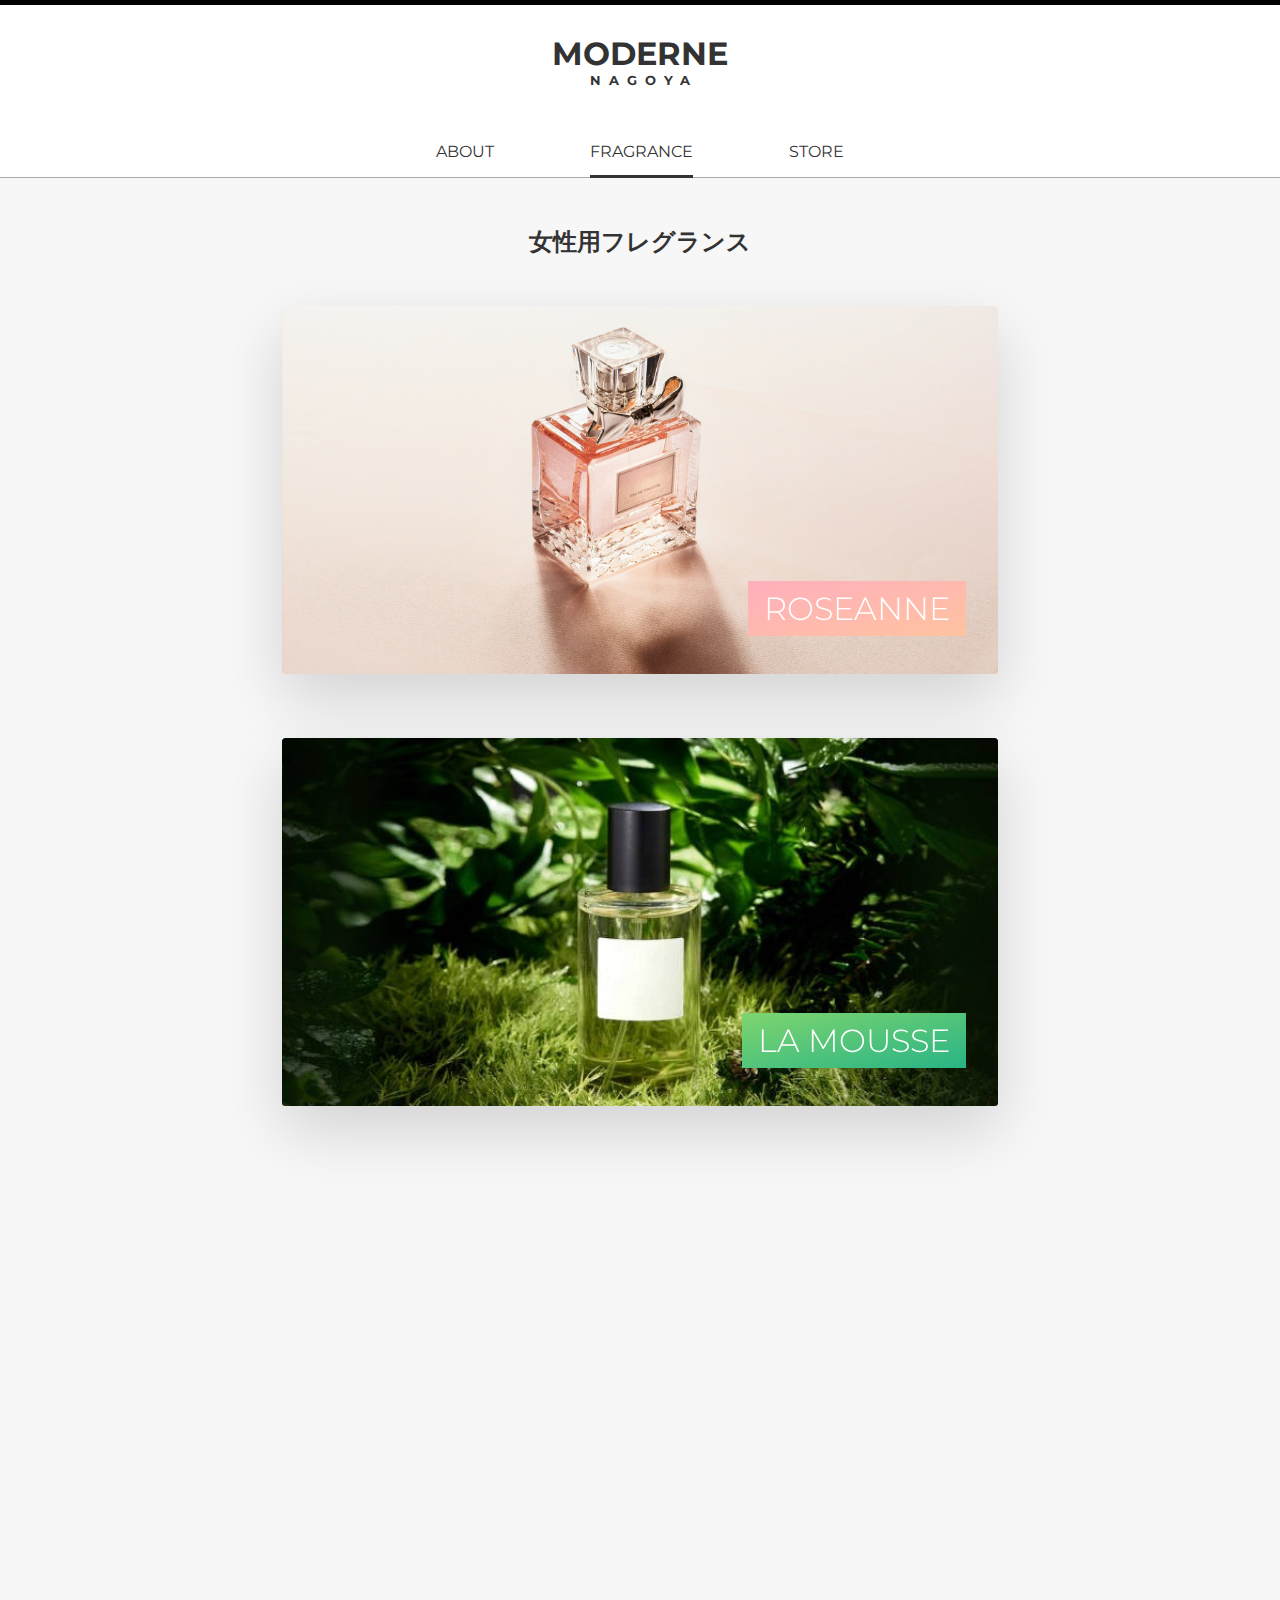
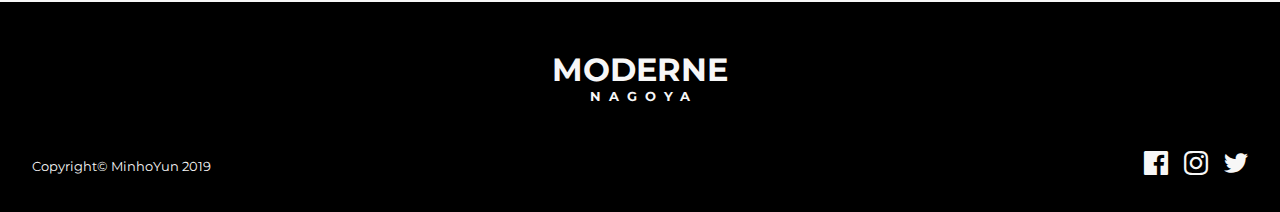
<file: women.html>
<!DOCTYPE html>
<html lang="ja">

<head>
    <meta charset="UTF-8">
    <meta name="viewport" content="width=device-width, initial-scale=1.0">
    <meta http-equiv="X-UA-Compatible" content="ie=edge">
    <title>WOMEN | MODERNE NAGOYA</title>
    <link rel="stylesheet" href="./css/shared.css">
    <link rel="stylesheet" href="./css/fragrance.css">
    <link rel="stylesheet" href="./css/animate.css">
    <link rel="stylesheet" href="./css/iconmonstr-iconic-font.min.css">
    <link rel="shortcut icon" href="./images/favicon.ico" type="image/x-icon">
    <link rel="icon" href="./images/favicon.ico" type="image/x-icon">
</head>

<body>
    <header class="header">
        <nav class="header--nav__static">
            <h1 class="header--nav__logo">
                <a href="index.html">
                    <span class="logo__title">MODERNE</span>
                    <span class="logo__subtitle">NAGOYA</span>
                </a>
            </h1>

            <div class="header-nav__global">
                <ul class="header--nav__items">
                    <li class="header--nav__item">
                        <a href="about.html">ABOUT</a>
                    </li>
                    <li class="header--nav__item">
                        <a class="dropbtn active__static">FRAGRANCE
                        </a>
                        <div class="dropdown-content">
                            <a href="women.html">WOMEN</a>
                            <a href="men.html">MEN</a>
                        </div>
                    </li>
                    <li class="header--nav__item">
                        <a href="store.html">STORE</a>
                    </li>
                </ul>
            </div>
        </nav>

        <nav class="header--nav__float hidden">
            <div class="nav--container">
                <div class="header--nav__logo">
                    <a href="index.html">
                        <span class="logo__title">MODERNE</span>
                        <span class="logo__subtitle">NAGOYA</span>
                    </a>
                </div>

                <div class="header-nav__global">
                    <ul class="header--nav__items">
                        <li class="header--nav__item">
                            <a href="about.html">ABOUT</a>
                        </li>
                        <li class="header--nav__item">
                            <a class="dropbtn-float active__float">FRAGRANCE
                            </a>
                            <div class="dropdown-content__float">
                                <a href="women.html">WOMEN</a>
                                <a href="men.html">MEN</a>
                            </div>
                        </li>
                        <li class="header--nav__item">
                            <a href="store.html">STORE</a>
                        </li>
                    </ul>
                </div>
            </div>
        </nav>
    </header>

    <main class="main">
        <section class="product--list">
            <div class="product--list__title">
                <h2>女性用フレグランス</h2>
            </div>
        </section>

        <section>
            <div class="product--list__item wow fadeIn">
                <div class="card">
                    <div class="card__side card__side--front">
                        <div class="card__picture card__picture--1">
                            &nbsp;
                        </div>
                        <h4 class="card__heading">
                            <span class="card__heading-span card__heading-span--1">Roseanne</span>
                        </h4>
                    </div>
                    <div class="card__side card__side--back card__side--back-1">
                        <div class="card__cta">
                            <div class="card__price-box">
                                <p class="card__price-value">&yen; 8,400</p>
                            </div>
                            <a href="item-women.html" class="btn btn--white">詳細をみる</a>
                        </div>
                    </div>
                </div>
            </div>

            <div class="product--list__item wow fadeIn">
                <div class="card">
                    <div class="card__side card__side--front">
                        <div class="card__picture card__picture--2">
                            &nbsp;
                        </div>
                        <h4 class="card__heading">
                            <span class="card__heading-span card__heading-span--2">LA MOUSSE</span>
                        </h4>
                    </div>
                    <div class="card__side card__side--back card__side--back-2">
                        <div class="card__cta">
                            <div class="card__price-box">
                                <p class="card__price-value">&yen; 7,200</p>
                            </div>
                            <a href="item-women.html" class="btn btn--white">詳細をみる</a>
                        </div>
                    </div>
                </div>
            </div>

            <div class="product--list__item wow fadeIn">
                <div class="card">
                    <div class="card__side card__side--front">
                        <div class="card__picture card__picture--3">
                            &nbsp;
                        </div>
                        <h4 class="card__heading">
                            <span class="card__heading-span card__heading-span--3">L'EAU</span>
                        </h4>
                    </div>
                    <div class="card__side card__side--back card__side--back-3">
                        <div class="card__cta">
                            <div class="card__price-box">
                                <p class="card__price-value">&yen; 7,000</p>
                            </div>
                            <a href="item-women.html" class="btn btn--white">詳細をみる</a>
                        </div>
                    </div>
                </div>
            </div>
        </section>
    </main>

    <footer class="footer">
        <a class="to_page_top">TOP</a>
        <div class="footer--logo">
            <a href="index.html">
                <span class="logo__title">MODERNE</span>
                <span class="logo__subtitle">NAGOYA</span>
            </a>
        </div>
        <div class="footer--feature">
            <div class="footer--feature__copyright">
                Copyright&copy; MinhoYun 2019
            </div>
            <div class="footer--feature__sns">
                <i class="im im-facebook"></i>　
                <i class="im im-instagram"></i>　
                <i class="im im-twitter"></i>
            </div>
        </div>            
    </footer>

    <script src="./js/shared.js"></script>
    <script src="./js/wow.min.js"></script>
    <script>
        new WOW().init();
    </script>
</body>

</html>
</file>
<file: css/shared.css>
/* 全ページ共通 */

/* 共通部 */
@import url("https://fonts.googleapis.com/css?family=Montserrat&display=swap");

* {
    box-sizing: border-box;
}

html {
    height: 100%;
}

body {
    margin: 0;
    font-family: 'Montserrat', sans-serif;
    background-color:#f7f7f7;
    color: #333;
}

.modal_nonscrollable {
    height: 100vh;
    overflow-y: hidden;
    padding-right: 10px;
}


/* ヘッダ(static) */
.header--nav__static {
    width: 100%;
    background-color: #fff;
    padding: .5rem 1rem 0 1rem;
    color: #333;
    transition: background-color .5s;
    border-top: 5px solid #000;
    border-bottom: 1px solid #aaaaaa;
}

.header--nav__static .header--nav__logo {
    text-align: center;
}

.header--nav__static .header--nav__logo a {
    display: inline-block;
    width: 14rem;
    text-decoration: none;
}

.header--nav__static .header--nav__logo a:visited,
.header--nav__static .header--nav__logo a:link,
.header--nav__static .header--nav__logo a:active {
   color: inherit;
}

.header--nav__static .logo__title {
    text-align: center;
    font-size: 2rem;
    font-weight: bold;
}

.header--nav__static .logo__subtitle {
    display: block;
    text-align: center;
    font-size: 0.8rem;
    font-weight: bold;
    letter-spacing: 0.5rem;
    text-indent: 0.5rem;
}

.header--nav__static .header-nav__global {
    padding: 1.7rem 0 1rem 0;
}

.header--nav__static .header--nav__items {
    margin: 0;
    padding: 0;
    list-style: none;
    display: flex;
    flex-wrap: nowrap;
    justify-content: center;
    font-size: 1rem;
}

.header--nav__static .header--nav__item {
    margin: 0 3rem;
}

.header--nav__static .header--nav__item a {
    text-decoration: none;
    transition: all .1s;
}

.header--nav__static .header--nav__item a:visited,
.header--nav__static .header--nav__item a:active,
.header--nav__static .header--nav__item a:link {
    color: inherit;
}

.header--nav__static .header--nav__item a:hover {
    padding: 0 0 0.85rem 0;
    color: #aaaaaa;
    border-bottom: 3px solid #333;
}

.active__static {
    padding: 0 0 0.85rem 0;
    border-bottom: 3px solid #333;
}

.active__static:hover {
    color: #333 !important;
}

/* ヘッダ(float) */
.header--nav__float {
    position: fixed;
    opacity: 1;
    top: 0;
    width: 100%;
    z-index: 100;
    transition: all .2s ease-in;
}

.hidden {
    visibility: hidden;
    opacity: 0;
    transition: all .2s ease-out;
}

.nav--container {
    display: flex;
    min-width: 20rem;
    align-items: center;
    justify-content: space-between;
    width: 100%;
    background-color: black;
    padding: 1rem;
    color: white;
    transition: background-color .5s;
}

.header--nav__float .header--nav__logo {
    width: 14rem;
    text-align: center;
}

.header--nav__float .header--nav__logo .logo__title {
    font-size: 2rem;
    font-weight: bold;
}

.header--nav__float .header--nav__logo .logo__subtitle {
    display: block;
    font-size: 0.8rem;
    font-weight: bold;
    letter-spacing: 0.5rem;
    text-indent: 0.5rem;
}

.header--nav__float .header--nav__logo a {
    width: 14rem;
    text-decoration: none;
}

.header--nav__float .header--nav__logo a:visited,
.header--nav__float .header--nav__logo a:link,
.header--nav__float .header--nav__logo a:active {
   color: inherit;
}

.header--nav__float .header--nav__items {
    display: flex;
    margin: 0;
    padding: 0;
    list-style: none;
    font-size: 1rem;
}

.header--nav__float .header--nav__items .header--nav__item {
    display: inline-block;
    margin: .5rem;
}

.header--nav__float .header--nav__items .header--nav__item a {
    color: inherit;
    text-decoration: none;
}

.header--nav__float .header--nav__items .header--nav__item a:hover {
    color: gray;
    padding: 0 0 1.8rem 0;
    border-bottom: 5px solid white;
    transition: all .1s;
}

.active__float {
    padding: 0 0 1.8rem 0;
    border-bottom: 5px solid white;
}

.active__float:hover {
    color: white !important;
}


/* ヘッダードロップダウン */
.dropdown-content {
    display: none;
    position: absolute;
    left: 50%;
    transform: translateY(1rem) translateX(-50%);
    background-color: white;
    min-width: 160px;
    box-shadow: 0px 8px 16px 0px rgba(0,0,0,0.2);
    z-index: 1;
}

.dropdown-content__float {
    display: none;
    position: absolute;
    transform: translateX(-1.7rem) translateY(2rem);
    background-color: #333;
    min-width: 160px;
    box-shadow: 0px 8px 16px 0px rgba(0,0,0,0.2);
    z-index: 1;
}

.dropbtn {
    cursor: pointer;
}

.dropbtn-float {
    cursor: pointer;
}

.dropdown-content a {
    float: none;
    color: black;
    padding: 12px 16px;
    text-decoration: none;
    display: block;
    text-align: center;
}

.dropdown-content__float a {
    float: none;
    color: white;
    padding: 12px 16px;
    text-decoration: none;
    display: block;
    text-align: center;
}

.header--nav__static .header--nav__items .header--nav__item .dropdown-content a:hover {
    border: none;
    padding: 12px 16px;
}

.header--nav__float .header--nav__items .header--nav__item .dropdown-content__float a:hover {
    border: none;
    padding: 12px 16px;
}

.show {
    display: block;
}


/* 「ページトップへ」ボタン */
.to_page_top {
    position: fixed;
    bottom: 1.25rem;
    right: 1.25rem;
    display: none;
    background-color:rgba(51, 51, 51, .8); /*以下、デザインはご自由に！！*/
    color:#fff;
    text-decoration: none;
    font-weight: bold;
    font-size: 11px;
    width: 3.5rem;
    height: 3.5rem;
    text-align: center;
    line-height: 22px;
    border-radius: 30px;
    padding-top: 30px;
    box-sizing: border-box;
}

.to_page_top:hover {
    cursor: pointer;
}

.to_page_top:before {
    content: '\25B2';
    position: absolute;
    top: 10px;
    left: 0;
    width: 100%;
    text-align: center;
    font-size: 20px;
}

.to_page_top:hover {
    opacity: 0.7;
}


/* フッター */
.footer {
    font-family: 'Montserrat', sans-serif;
    background-color: #000;
    color: #f7f7f7;
    padding: 3rem 2rem 2rem 2rem;
    display: flex;
    flex-direction: column;
    justify-content: center;
    align-items: center;
    position: relative;
}

.footer--logo {
    text-align: center;
}

.footer--logo a {
    display: inline-block;
    width: 14rem;
    text-decoration: none;
}

.footer--logo a:visited,
.footer--logo a:link,
.footer--logo a:active {
   color: inherit;
}

.footer--logo .logo__title {
    text-align: center;
    font-size: 2rem;
    font-weight: bold;
}

.footer--logo .logo__subtitle {
    display: block;
    text-align: center;
    font-size: 0.8rem;
    font-weight: bold;
    letter-spacing: 0.5rem;
    text-indent: 0.5rem;
}

.footer--feature {
    width: 100%;
    margin-top: 3rem;
    display: flex;
    align-items: center;
    justify-content: space-between;
}

.footer--feature__copyright {
    font-size: 0.8rem;
}

.footer--feature__sns {
    font-size: 0.8rem;
}

.footer--feature__sns i {
    cursor: pointer;
}


/* スクロールバー */
::-webkit-scrollbar {
    width: 10px;
}

::-webkit-scrollbar-track {
    background: #f0f0f0; 
}
   
::-webkit-scrollbar-thumb {
    background: #333; 
}

::-webkit-scrollbar-thumb:hover {
    background: #777; 
}


/* ボタン */
.btn, .btn:link, .btn:visited {
    text-transform: uppercase;
    text-decoration: none;
    padding: 1rem 2rem;
    display: inline-block;
    border-radius: 10rem;
    transition: all .2s;
    position: relative;
    font-size: 1rem;
    border: none;
    cursor: pointer;
}
  
.btn:hover {
    transform: translateY(-3px);
    box-shadow: 0 1rem 2rem rgba(0, 0, 0, 0.2);
}
.btn:hover::after {
    transform: scaleX(1.4) scaleY(1.6);
    opacity: 0; 
}

.btn:active, .btn:focus {
    outline: none;
    transform: translateY(-1px);
    box-shadow: 0 0.5rem 1rem rgba(0, 0, 0, 0.2);
}

.btn--white {
    background-color: #fff;
    color: #333;
}

.btn--white::after {
    background-color: #fff;
}

.btn--squared, .btn--squared:link, .btn--squared:visited {
    display: inline-block;
    width: 100%;
    text-transform: uppercase;
    text-decoration: none;
    padding: 1rem 2rem;
    display: inline-block;
    transition: all .2s;
    position: relative;
    font-size: 1rem;
    border: none;
    cursor: pointer;
}
  
.btn--squared:hover {
    transform: translateY(-1px);
    box-shadow: 0 1rem 2rem rgba(0, 0, 0, 0.2);
}
.btn--squared:hover::after {
    transform: scaleX(1.4) scaleY(1.6);
    opacity: 0; 
}

.btn--squared:active, .btn--squared:focus {
    outline: none;
    transform: translateY(0px);
    box-shadow: 0 0.5rem 1rem rgba(0, 0, 0, 0.2);
}

.btn--black {
    background-color: #000;
    color: white;
}

.btn--black::after {
    background-color: #000;
}


/* バックドロップ */
.backdrop {
    display: none;
    position: fixed;
    opacity: 0;
    top: 0;
    left: 0;
    z-index: 200;
    width: 100vw;
    height: 100vh;
    background: rgba(0,0,0,0.5);
    transition: opacity 0.2s linear;
}


/* モーダル */
.modal {
    display: none;
    position: fixed;
    opacity: 0;
    transition: opactity 0.2s ease-out, transform 500ms cubic-bezier(0.23, 1, 0.32, 1);
    z-index: 300;
    top: 50%;
    left: 50%;
    transform: translate(-50%, -50%);
    width: 70%;
    height: 70%;
    background: white;
    padding: 1rem;
    border: 1px solid #ccc;
}

.modal__title {
    text-align: center;
    margin: 0;
}

.open {
    display: block !important;
    opacity: 1 !important;
}

.modal--close {
    text-align: right;
    height: 0.8rem;
}

.modal--close__btn {
    color: #888;
}

.modal--close__btn:hover {
    color: #333;
    cursor: pointer;
}

.modal--close__btn:active,
.modal--close__btn:link,
.modal--close__btn:visited {
    color: #888;
}

.modal--container {
    display: flex;
    justify-content: space-between;
    align-items: center;
    height: calc(100% - 2rem);
}

.modal--item__image {
    width: 50%;
    height: 100%;
}

.modal--item__image img {
    display: block;
    height: 100%;
}

.modal--item__control {
    display: flex;
    flex-direction: column;
    justify-content: center;
    align-items: flex-start;
    width: 50%;
    height: 80%;
    padding: 0 3rem 0 0;
}

.modal--item__control label {
    padding-right: 1rem;
}

.modal--item__type {
    color: #888;
    font-size: .8rem;
    padding-bottom: 2rem;
}

.modal--item__volume {
    width: 100%;
    padding: 1rem 0 0 0;
}

.modal--item__volume select {
    display: block;
    width: 100%;
    height: 2rem;
    padding: 0 0 0 0.8rem;
}

.modal--item__price {
    padding: 1rem 0 0 0;
}

.modal--item__quantity {
    padding: 1rem 0 0 0;
}

.modal--item__quantity input[type=number] {
    width: 3rem;
    height: 2rem;
    border: 1px solid #888;
    padding: 0 0 0 0.8rem;
}

.modal--item__btn {
    width: 100%;
    text-align: center;
    padding: 2rem 0 0 0;
}
</file>
<file: css/top.css>
/* トップページ */
.main {
    width: 80%;
    margin: auto;
}


/* メインビジュアル */
.main--visual {
    padding: 1.5rem 0 0 0;
    height: 50vh;
}

.slideshow-container {
    width: 100%;
    height: 50vh;
    position: relative;
    margin: auto;
}

.mySlides {
    display: none;
}

.mySlides img {
    position: absolute;
    width: 100%;
    height: 50vh;
    object-fit: cover;
    object-position: 30% 30%;
}

.mySlides .text-box {
    position: absolute;
    width: auto;
    height: auto;
    padding: 0;
    top: 80%;
    right: 1rem;
    text-align: center; 
    transform: translateY(-50%)
}

.mySlides .text-box .title1 {
    font-size: 1rem;
    margin: 0 0 .3rem 0;
}

.mySlides .text-box .title2 {
    font-size: 1rem;
    margin: 0 0 .3rem 0;
}

.prev, .next {
    cursor: pointer;
    position: absolute;
    top: 50%;
    width: auto;
    margin-top: -22px;
    padding: 16px;
    color: white;
    font-weight: bold;
    font-size: 18px;
    transition: 0.6s ease;
    border-radius: 0 3px 3px 0;
    user-select: none;
}

.next {
    right: 0;
    border-radius: 3px 0 0 3px;
}

.prev:hover, .next:hover {
    background-color: rgba(0,0,0,0.8);
}

.text1 {
    color: #333;
    font-size: 1.5rem;
    margin-bottom: 1rem;    
}

.text2 {
    color: #333;
    font-size: 1.5rem;
    margin-bottom: 1rem;    
}

.info__btn {
    width: 98px;
    font-size: .8rem;
    background-color: #fff;
    border: 1px solid gray;
    padding: .5rem 1rem;
    text-decoration: none;
}

.info__btn:hover {
    background-color: lightgray;
    transition: all .4s;
}

.info__btn:link,
.info__btn:active,
.info__btn:visited {
    color: #333;
}

.active:hover {
    background-color: #717171;
}

.fade {
    -webkit-animation-name: fade;
    -webkit-animation-duration: 1.5s;
    animation-name: fade;
    animation-duration: 1.5s;
}

@-webkit-keyframes fade {
    from {opacity: .4}
    to {opacity: 1}
}

@keyframes fade {
    from {opacity: .4}
    to {opacity: 1}
}


/* 商品カテゴリーグリッド */
.main--grid {
    padding: 3rem 0;
    display: grid;
    grid-template-columns: 1fr 1fr;
    grid-template-rows: 45vh 45vh;
    grid-template-areas: "first second" "first third";
    column-gap: 2rem;
    row-gap: 2rem;
    justify-content: center;
    background-size: cover;
    font-family: 'Montserrat', sans-serif;
    background-color: white;
}

.product--women {
    grid-area: first;
    background-image: url(../images/grid-women.jpg);
    background-size: cover;
    transition: all .5s;
    background-position: center;
}

.modern--about {
    grid-area: second;
    background-image: url(../images/grid-about.jpg);
    background-size: cover;
    transition: all .5s;
    background-position: center;
}

.product--men {
    grid-area: third;
    background-image: url(../images/grid-men.jpg);
    background-size: cover;
    transition: all .5s;
}

.grid--info {
    padding: 1.5rem;
}

.grid--info__title {
    margin-top: 0;
}

.grid--info__btn {
    font-size: .8rem;
    background-color: #fff;
    border: 1px solid gray;
    padding: .5rem 1rem;
    text-decoration: none;
}

.grid--info__btn:hover {
    background-color: lightgray;
    transition: all .4s;
}

.grid--info__btn:link,
.grid--info__btn:active,
.grid--info__btn:visited {
    color: #333;
}

.text-white {
    color: white;
}
</file>
<file: css/about.css>
body {
    background-color:#f7f7f7;
    color: #333;
}


/* モデルン紹介 */
.about--moderne {
    width: 80%;
    margin: auto;
}

.about--moderne__title {
    text-align: center;
}

.about--moderne__title h2 {
    font-size: 3rem;
    margin: 3rem 0 4rem 0;
}

.about--moderne__image {
    width: 75%;
    margin: auto;
}

.about--moderne__image img {
    width: 100%;
}

.about--moderne__subtitle {
    text-align: center;
}

.about--moderne__subtitle h2 {
    color: black;
    font-size: 2.5rem;
    letter-spacing: .3rem;
    margin: 2.5rem 0 1rem 0;
}

.about--moderne__subtitle p {
    width: 75%;
    margin: auto;
    color: #555;
    text-align: justify;
    line-height: 1.7;
    font-size: 1.2rem;
}


/* モデルン特長 */
.moderne--features {
    width: 80%;
    margin: auto;
}

.moderne--features__container {
    display: grid;
    grid-template-columns: 1fr 0.8fr;
    grid-template-rows: 45vh 45vh 45vh;
    grid-template-areas: "first-exp first-img" "second-img second-exp" "third-exp third-img";
    justify-content: center;
    margin: 8rem 0;
}

.feature--first__explanation {
    grid-area: first-exp;
    display: flex;
    flex-direction: column;
    justify-content: center;
    padding: 3rem;
}

.feature--first__explanation p {
    text-align: justify;
    font-size: 1.2rem;
    height: inherit;
}

.feature--first__image {
    grid-area: first-img;
}

.feature--first__image img {
    display: block;
    object-fit: cover;
    width: 100%;
    height: 100%;
}

.feature--second__image img {
    display: block;
    object-fit: cover;
    width: 100%;
    height: 100%;
}

.feature--second__explanation {
    grid-area: second-exp;
    display: flex;
    flex-direction: column;
    justify-content: center;
    padding: 3rem;
}

.feature--second__explanation p {
    text-align: justify;
    display: inline-block;
    font-size: 1.2rem;
    height: auto;
}

.feature--third__explanation {
    grid-area: third-exp;
    display: flex;
    flex-direction: column;
    justify-content: center;
    padding: 3rem;
}

.feature--third__explanation p {
    text-align: justify;
    font-size: 1.2rem;
    height: auto;
}

.feature--third__image img {
    display: block;
    object-fit: cover;
    width: 100%;
    height: 100%;
}

.feature--first__explanation h3,
.feature--second__explanation h3, 
.feature--third__explanation h3 {
    display: inline-block;
    text-transform: uppercase;
    margin: 0;
}


/* モデルンハッシュタグ（見栄え） */
.text--outlined {
    width: 75%;
    margin: auto;
    height: 40vh;
    margin-bottom: 2rem;
}

.text--outlined h2 {
    text-align: center;
    font-size: 10vw;
    color: #f7f7f7;
    text-shadow: -1px -1px 0 #555,  
                  1px -1px 0 #555,
                  -1px 1px 0 #555,
                  1px 1px 0 #555;
}
</file>
<file: css/item-men.css>
body {
    background-color:#f7f7f7;
    color: #333;
}

main {
    background-image: linear-gradient(232deg, #000000 0%, #000000 43%, #02083a 60%, #243B55 70%, #4b6481 80%, #8296ad 90%, #f7f7f7);
    padding-bottom: 3rem;
}


/* アイテムビジュアル */
.item--visual {
    height: 76vh;
    display: flex;
    align-items: center;
    justify-content: flex-end;
    background: url("../images/men-item.jpg");
}

.item--visual__box {
    text-align: center;
    padding: 5rem;
}

.item--visual__box div {
    color: white;
    font-size: 1.2rem;
    margin: 0 0 1rem 0; 
}

.item--title {
    font-size: 4rem;
    color: white;
    margin: 0 0 1rem 0;
}


/* アイテム紹介 */
.item--intro {
    width: 80%;
    margin: auto;
    height: 60vh;
    background-color: #f7f7f7;
    display: flex;
    justify-content: center;
    align-items: center;
    margin-top: 3rem;
    margin-bottom: 3rem;
}

.intro--image {
    display: flex;
    justify-content: center;
    align-items: center;
    width: 50%;
    height: inherit;
    padding: 2rem;
}

.intro--image img {
    display: block;
    max-width: 100%;
    max-height: 100%;
}

.intro--phrase {
    display: flex;
    flex-direction: column; 
    justify-content: center;
    align-items: center;
    width: 50%;
    height: inherit;
    padding: 2rem;
    text-align: justify;
}

.intro--phrase h3 {
    font-size: 1.4rem;
}


/* ノート構成 */
.item--notes {
    width: 80%;
    margin: auto;
    margin-bottom: 3rem;
}

.item--notes__top {
    height: 20vh;
    display: flex;
    border-bottom: 2px dashed #333;
    justify-content: space-between;
}

.notes--top {
    width: 60vh;
    height: 20vh;
    line-height: 20vh;
    text-align: center;
    font-size: 1.2rem;
    color: rgba(255,255,255, .7);
    background-image: linear-gradient(to bottom, rgba(248, 247, 190, .4), rgba(242, 150, 121, .4));
    clip-path: polygon(50% 0%, 33.3% 100%, 66.6% 100%);
}

.item--notes__middle {
    height: 20vh;
    display: flex;
    border-bottom: 2px dashed #333;
    justify-content: space-between;
}

.notes--middle {
    width: 60vh;
    height: 20vh;
    line-height: 20vh;
    text-align: center;
    font-size: 1.2rem;
    color: rgba(255,255,255, .7);
    background-image: linear-gradient(to bottom, rgba(242, 150, 121, .4), rgba(211, 134, 166, .4));
    clip-path: polygon(33.3% 0%, 66.6% 0%, 83.4% 100%, 16.6% 100%);
}

.item--notes__base {
    height: 20vh;
    display: flex;
    justify-content: space-between;
}

.notes--base {
    width: 60vh;
    height: 20vh;
    line-height: 20vh;
    text-align: center;
    font-size: 1.2rem;
    color: rgba(255,255,255, .7);
    background-image: linear-gradient(to bottom, rgba(211, 134, 166, .4), rgba(162, 161, 201, .4));
    clip-path: polygon(16.6% 0%, 83.4% 0%, 100% 100%, 0% 100%);
}

.notes--ingredients {
    display: flex;
    width: 50%;
    flex-direction: column;
    justify-content: center;
}

.notes--ingredients p {
    color: #f7f7f7;
}

.notes--ingredients img {
    border: 1px solid #333;
}


/* アイテム特長 */
.item--features {
    width: 80%;
    margin: auto;
    background-color: #f7f7f7;
    height: auto;
}

.item--features__container {
    width: 80%;
    display: grid;
    grid-template-columns: 1fr 1fr;
    grid-template-rows: 45vh 45vh 45vh;
    grid-template-areas: "first-img first-exp" "second-exp second-img" "third-img third-exp";
    justify-content: center;
    margin: auto;
    padding-top: 3rem;
    padding-bottom: 3rem;
}

.feature--first__explanation {
    grid-area: first-exp;
    display: flex;
    flex-direction: column;
    justify-content: center;
    padding: 3rem;
}

.feature--first__explanation p {
    text-align: justify;
    height: inherit;
    overflow: auto;
}

.feature--first__image {
    grid-area: first-img;
}

.feature--first__image img {
    display: block;
    object-fit: cover;
    width: 100%;
    height: 100%;
}

.feature--second__image img {
    display: block;
    object-fit: cover;
    width: 100%;
    height: 100%;
}

.feature--second__explanation {
    grid-area: second-exp;
    display: flex;
    flex-direction: column;
    justify-content: center;
    padding: 3rem;
}

.feature--second__explanation p {
    text-align: justify;
    display: inline-block;
    height: auto;
    overflow: auto;
}

.feature--third__explanation {
    grid-area: third-exp;
    display: flex;
    flex-direction: column;
    justify-content: center;
    padding: 3rem;
}

.feature--third__explanation p {
    text-align: justify;
    height: auto;
    overflow: auto;
}

.feature--third__image img {
    display: block;
    object-fit: cover;
    width: 100%;
    height: 100%;
}
</file>
<file: css/item-women.css>
body {
    background-color:#f7f7f7;
    color: #333;
}

main {
    background-image: linear-gradient(to bottom, rgba(217, 167, 199, .5), rgba(255, 252, 220, .5));
    padding-bottom: 3rem;
}


/* アイテムビジュアル */
.item--visual {
    height: 76vh;
    display: flex;
    align-items: center;
    justify-content: flex-end;
    background: url("../images/women-item.jpg");
    background-position-y: center;
    background-position-x: right;
}

.item--visual__box {
    text-align: center;
    padding: 5rem;
}

.item--visual__box div {
    color: #333;
    font-size: 1.2rem;
    margin: 0 0 1rem 0; 
}

.item--title {
    font-size: 4rem;
    color: #333;
    margin: 0 0 1rem 0;
}


/* アイテム紹介 */
.item--intro {
    width: 80%;
    margin: auto;
    height: 60vh;
    background-color: #f7f7f7;
    display: flex;
    justify-content: center;
    align-items: center;
    margin-top: 3rem;
    margin-bottom: 3rem;
}

.intro--image {
    display: flex;
    justify-content: center;
    align-items: center;
    width: 50%;
    height: inherit;
    padding: 2rem;
}

.intro--image img {
    display: block;
    max-width: 100%;
    max-height: 100%;
}

.intro--phrase {
    display: flex;
    flex-direction: column; 
    justify-content: center;
    align-items: center;
    width: 50%;
    height: inherit;
    padding: 2rem;
    text-align: justify;
}

.intro--phrase h3 {
    font-size: 1.4rem;
}


/* ノート構成 */
.item--notes {
    width: 80%;
    margin: auto;
    margin-bottom: 3rem;
}

.item--notes__top {
    height: 20vh;
    display: flex;
    border-bottom: 2px dashed rgba(204, 74, 146, 0.5);
    justify-content: space-between;
}

.notes--top {
    width: 60vh;
    height: 20vh;
    line-height: 20vh;
    text-align: center;
    font-size: 1.2rem;
    color: rgba(255,255,255, .7);
    background-image: linear-gradient(to bottom, rgba(248, 247, 190, .9), rgba(242, 150, 121, .9));
    clip-path: polygon(50% 0%, 33.3% 100%, 66.6% 100%);
}

.item--notes__middle {
    height: 20vh;
    display: flex;
    border-bottom: 2px dashed rgba(204, 74, 146, 0.5);
    justify-content: space-between;
}

.notes--middle {
    width: 60vh;
    height: 20vh;
    line-height: 20vh;
    text-align: center;
    font-size: 1.2rem;
    color: rgba(255,255,255, .7);
    background-image: linear-gradient(to bottom, rgba(242, 150, 121, .9), rgba(211, 134, 166, .9));
    clip-path: polygon(33.3% 0%, 66.6% 0%, 83.4% 100%, 16.6% 100%);
}

.item--notes__base {
    height: 20vh;
    display: flex;
    justify-content: space-between;
}

.notes--base {
    width: 60vh;
    height: 20vh;
    line-height: 20vh;
    text-align: center;
    font-size: 1.2rem;
    color: rgba(255,255,255, .7);
    background-image: linear-gradient(to bottom, rgba(211, 134, 166, .9), rgba(162, 161, 201, .9));
    clip-path: polygon(16.6% 0%, 83.4% 0%, 100% 100%, 0% 100%);
}

.notes--ingredients {
    display: flex;
    width: 50%;
    flex-direction: column;
    justify-content: center;
}

.notes--ingredients p {
    color: #333;
}

.notes--ingredients img {
    border: 1px solid rgba(204, 74, 146, 0.5);
}


/* アイテム特長 */
.item--features {
    width: 80%;
    margin: auto;
    background-color: #f7f7f7;
    height: auto;
}

.item--features__container {
    width: 80%;
    display: grid;
    grid-template-columns: 1fr 1fr;
    grid-template-rows: 45vh 45vh 45vh;
    grid-template-areas: "first-img first-exp" "second-exp second-img" "third-img third-exp";
    justify-content: center;
    margin: auto;
    padding-top: 3rem;
    padding-bottom: 3rem;
}

.feature--first__explanation {
    grid-area: first-exp;
    display: flex;
    flex-direction: column;
    justify-content: center;
    padding: 3rem;
}

.feature--first__explanation p {
    text-align: justify;
    height: inherit;
    overflow: auto;
}

.feature--first__image {
    grid-area: first-img;
}

.feature--first__image img {
    display: block;
    object-fit: cover;
    width: 100%;
    height: 100%;
}

.feature--second__image img {
    display: block;
    object-fit: cover;
    width: 100%;
    height: 100%;
}

.feature--second__explanation {
    grid-area: second-exp;
    display: flex;
    flex-direction: column;
    justify-content: center;
    padding: 3rem;
}

.feature--second__explanation p {
    text-align: justify;
    display: inline-block;
    height: auto;
    overflow: auto;
}

.feature--third__explanation {
    grid-area: third-exp;
    display: flex;
    flex-direction: column;
    justify-content: center;
    padding: 3rem;
}

.feature--third__explanation p {
    text-align: justify;
    height: auto;
    overflow: auto;
}

.feature--third__image img {
    display: block;
    object-fit: cover;
    width: 100%;
    height: 100%;
}
</file>
<file: css/fragrance.css>
body {
    background-color:#f7f7f7;
    color: #333;
}

.main {
    width: 80%;
    margin: auto;
}   


/* 商品カテゴリタイトル */
.product--list__title h2 {
    text-align: center;
    margin: 3rem 0;
}

.product--list__item {
    width: 70%;
    margin: auto;
    margin-bottom: 4rem;
}


/* 商品カード */
.card {
    perspective: 150rem;
    -moz-perspective: 150rem;
    position: relative;
    height: 23rem; 
}

.card__side {
    height: 23rem;
    transition: all .8s ease;
    position: absolute;
    top: 0;
    left: 0;
    width: 100%;
    backface-visibility: hidden;
    border-radius: 3px;
    overflow: hidden;
    box-shadow: 0 1.5rem 4rem rgba(0, 0, 0, 0.15);
}
      
.card__side--front {
    background-color: #fff; 
}
      
.card__side--back {
    transform: rotateY(180deg);
}
        
.card__side--back-1 {
    background-image: linear-gradient(to right bottom, #FFAFBD, #ffc3a0); 
}

.card__side--back-2 {
    background-image: linear-gradient(to right bottom, #7ed56f, #28b485);
}

.card__side--back-3 {
    background-image: linear-gradient(to right bottom, #4faaff, #4259db);
}

.card__side--back-4 {
    background-image: linear-gradient(to right bottom, #232526, #414345); 
}

.card__side--back-5 {
    background-image: linear-gradient(to right bottom, #bb763a, #b89839);
}

.card__side--back-6 {
    background-image: linear-gradient(to right bottom, #141E30, #243B55);
}

.card:hover .card__side--front {
    transform: rotateY(-180deg); 
}

.card:hover .card__side--back {
    transform: rotateY(0); 
}

.card__picture {
    background-size: cover;
    height: 23rem;
    background-blend-mode: screen;
    border-top-left-radius: 3px;
    border-top-right-radius: 3px; 
}

.card__picture--1 {
    background-image: url(../images/women1.jpg);
    background-position: center;
}

.card__picture--2 {
    background-image: url(../images/women2.jpg);
    background-position: center;
}

.card__picture--3 {
    background-image: url(../images/women3.jpg);
    background-position: center;
}

.card__picture--4 {
    background-image: url(../images/men1.jpg);
    background-position: center;
}

.card__picture--5 {
    background-image: url(../images/men2.jpg);
    background-position: center;
}

.card__picture--6 {
    background-image: url(../images/men3.jpg);
    background-position: center;
}

.card__heading {
    font-size: 2rem;
    font-weight: 300;
    text-transform: uppercase;
    text-align: right;
    color: #fff;
    position: absolute;
    top: 15rem;
    right: 2rem;
    width: 75%; 
}

.card__heading-span {
    padding: .5rem 1rem;
    -webkit-box-decoration-break: clone;
    box-decoration-break: clone; 
}

.card__heading-span--1 {
    background-image: linear-gradient(to right bottom, #FFAFBD, #ffc3a0); 
}
.card__heading-span--2 {
    background-image: linear-gradient(to right bottom, #7ed56f, #28b485); 
}
.card__heading-span--3 {
    background-image: linear-gradient(to right bottom, #4faaff, #4259db); 
}
.card__heading-span--4 {
    background-image: linear-gradient(to right bottom, #232526, #414345); 
}
.card__heading-span--5 {
    background-image: linear-gradient(to right bottom, #bb763a, #b89839); 
}
.card__heading-span--6 {
    background-image: linear-gradient(to right bottom, #141E30, #243B55); 
}

.card__cta {
    position: absolute;
    top: 50%;
    left: 50%;
    transform: translate(-50%, -50%);
    width: 90%;
    text-align: center; 
}

.card__price-box {
    text-align: center;
    color: #fff;
    margin-bottom: 4rem;
}

.card__price-value {
    font-size: 3rem;
    font-weight: 100;
}
</file>
<file: css/iconmonstr-iconic-font.min.css>
/*!
 * iconmonstr iconic font v1.3.0
 * Created by Alexander Kahlkopf - http://iconmonstr.com - @iconmonstr
 * License - http://iconmonstr.com/license
 */@font-face{font-family:iconmonstr-iconic-font;src:url(../fonts/iconmonstr-iconic-font.woff2?v=1.3.0) format('woff2'),url(../fonts/iconmonstr-iconic-font.woff?v=1.3.0) format('woff'),url(../fonts/iconmonstr-iconic-font.ttf?v=1.3.0) format('truetype')}.im{display:inline-block;font:normal normal normal 24px/1 'iconmonstr-iconic-font';text-rendering:auto;-webkit-font-smoothing:antialiased;-moz-osx-font-smoothing:grayscale}.im-angle-right:before{content:'\e001'}.im-angle-left:before{content:'\e002'}.im-angle-down:before{content:'\e003'}.im-angle-up:before{content:'\e004'}.im-angle-right-circle:before{content:'\e005'}.im-angle-left-circle:before{content:'\e006'}.im-angle-down-circle:before{content:'\e007'}.im-angle-up-circle:before{content:'\e008'}.im-arrow-right:before{content:'\e009'}.im-arrow-left:before{content:'\e00a'}.im-arrow-down:before{content:'\e00b'}.im-arrow-up:before{content:'\e00c'}.im-arrow-right-circle:before{content:'\e00d'}.im-arrow-left-circle:before{content:'\e00e'}.im-arrow-down-circle:before{content:'\e00f'}.im-arrow-up-circle:before{content:'\e010'}.im-care-right:before{content:'\e011'}.im-care-left:before{content:'\e012'}.im-care-down:before{content:'\e013'}.im-care-up:before{content:'\e014'}.im-forbidden:before{content:'\e015'}.im-printer:before{content:'\e016'}.im-menu:before{content:'\e017'}.im-menu-list:before{content:'\e018'}.im-quote-left:before{content:'\e019'}.im-quote-right:before{content:'\e01a'}.im-bell:before{content:'\e01b'}.im-bell-off:before{content:'\e01c'}.im-bookmark:before{content:'\e01d'}.im-briefcase:before{content:'\e01e'}.im-calendar:before{content:'\e01f'}.im-photo-camera:before{content:'\e020'}.im-video-camera:before{content:'\e021'}.im-microphone:before{content:'\e022'}.im-check-mark:before{content:'\e023'}.im-check-mark-circle:before{content:'\e024'}.im-check-square-o:before{content:'\e025'}.im-check-square:before{content:'\e026'}.im-check-square-i:before{content:'\e027'}.im-square-o:before{content:'\e028'}.im-radio-button-circle-o:before{content:'\e029'}.im-radio-button-circle:before{content:'\e02a'}.im-circle-o:before{content:'\e02b'}.im-clock-o:before{content:'\e02c'}.im-cloud:before{content:'\e02d'}.im-cloud-download:before{content:'\e02e'}.im-cloud-upload:before{content:'\e02f'}.im-code:before{content:'\e030'}.im-speech-bubble:before{content:'\e031'}.im-speech-bubble-comment:before{content:'\e032'}.im-speech-bubble-comments:before{content:'\e033'}.im-copy:before{content:'\e034'}.im-credit-card:before{content:'\e035'}.im-crown:before{content:'\e036'}.im-database:before{content:'\e037'}.im-computer:before{content:'\e038'}.im-download:before{content:'\e039'}.im-upload:before{content:'\e03a'}.im-pencil:before{content:'\e03b'}.im-edit-off:before{content:'\e03c'}.im-play:before{content:'\e03d'}.im-pause:before{content:'\e03e'}.im-stop:before{content:'\e03f'}.im-eject:before{content:'\e040'}.im-previous:before{content:'\e041'}.im-next:before{content:'\e042'}.im-loop:before{content:'\e043'}.im-random:before{content:'\e044'}.im-menu-dot-h:before{content:'\e045'}.im-menu-dot-v:before{content:'\e046'}.im-mail:before{content:'\e047'}.im-info:before{content:'\e048'}.im-warning:before{content:'\e049'}.im-question:before{content:'\e04a'}.im-link:before{content:'\e04b'}.im-unlink:before{content:'\e04c'}.im-external-link:before{content:'\e04d'}.im-eye:before{content:'\e04e'}.im-eye-off:before{content:'\e04f'}.im-file:before{content:'\e050'}.im-file-o:before{content:'\e051'}.im-files-o:before{content:'\e052'}.im-video:before{content:'\e053'}.im-audio:before{content:'\e054'}.im-picture-o:before{content:'\e055'}.im-flag:before{content:'\e056'}.im-folder:before{content:'\e057'}.im-folder-open:before{content:'\e058'}.im-smiley-o:before{content:'\e059'}.im-frown-o:before{content:'\e05a'}.im-gear:before{content:'\e05b'}.im-globe:before{content:'\e05c'}.im-heart:before{content:'\e05d'}.im-home:before{content:'\e05e'}.im-inbox:before{content:'\e05f'}.im-key:before{content:'\e060'}.im-lock:before{content:'\e061'}.im-lock-open:before{content:'\e062'}.im-task-o:before{content:'\e063'}.im-filter:before{content:'\e064'}.im-light-bulb:before{content:'\e065'}.im-flash:before{content:'\e066'}.im-map-o:before{content:'\e067'}.im-location:before{content:'\e068'}.im-maximize:before{content:'\e069'}.im-minimize:before{content:'\e06a'}.im-fullscreen:before{content:'\e06b'}.im-mobile:before{content:'\e06c'}.im-phone:before{content:'\e06d'}.im-coin:before{content:'\e06e'}.im-banknote:before{content:'\e06f'}.im-paper-clip:before{content:'\e070'}.im-bar-chart:before{content:'\e071'}.im-plus:before{content:'\e072'}.im-minus:before{content:'\e073'}.im-plus-circle:before{content:'\e074'}.im-minus-circle:before{content:'\e075'}.im-undo:before{content:'\e076'}.im-redo:before{content:'\e077'}.im-rocket:before{content:'\e078'}.im-rss:before{content:'\e079'}.im-magnifier:before{content:'\e07a'}.im-magnifier-plus:before{content:'\e07b'}.im-magnifier-minus:before{content:'\e07c'}.im-share:before{content:'\e07d'}.im-shield:before{content:'\e07e'}.im-shopping-cart:before{content:'\e07f'}.im-sign-in:before{content:'\e080'}.im-sign-out:before{content:'\e081'}.im-spinner:before{content:'\e082'}.im-star:before{content:'\e083'}.im-star-half:before{content:'\e084'}.im-star-o:before{content:'\e085'}.im-sync:before{content:'\e086'}.im-table:before{content:'\e087'}.im-window-o:before{content:'\e088'}.im-windows-o:before{content:'\e089'}.im-thumb-up:before{content:'\e08a'}.im-thumb-down:before{content:'\e08b'}.im-x-mark:before{content:'\e08c'}.im-x-mark-circle:before{content:'\e08d'}.im-trash-can:before{content:'\e08e'}.im-user-male:before{content:'\e08f'}.im-user-female:before{content:'\e090'}.im-user-circle:before{content:'\e091'}.im-users:before{content:'\e092'}.im-volume:before{content:'\e093'}.im-volume-off:before{content:'\e094'}.im-wifi:before{content:'\e095'}.im-tools:before{content:'\e096'}.im-dashboard:before{content:'\e097'}.im-archive:before{content:'\e098'}.im-save:before{content:'\e099'}.im-floppy-disk:before{content:'\e09a'}.im-sitemap:before{content:'\e09b'}.im-toggle:before{content:'\e09c'}.im-tag:before{content:'\e09d'}.im-tags:before{content:'\e09e'}.im-wizard:before{content:'\e09f'}.im-book:before{content:'\e0a0'}.im-fire:before{content:'\e0a1'}.im-id-card:before{content:'\e0a2'}.im-note-o:before{content:'\e0a3'}.im-control-panel:before{content:'\e0a4'}.im-facebook:before{content:'\e0a5'}.im-facebook-like:before{content:'\e0a6'}.im-twitter:before{content:'\e0a7'}.im-amazon:before{content:'\e0a8'}.im-android-os:before{content:'\e0a9'}.im-apple-os:before{content:'\e0aa'}.im-windows-os:before{content:'\e0ab'}.im-linux-os:before{content:'\e0ac'}.im-chrome:before{content:'\e0ad'}.im-ie:before{content:'\e0ae'}.im-edge:before{content:'\e0af'}.im-firefox:before{content:'\e0b0'}.im-safari:before{content:'\e0b1'}.im-opera:before{content:'\e0b2'}.im-behance:before{content:'\e0b3'}.im-blogger:before{content:'\e0b4'}.im-flickr:before{content:'\e0b5'}.im-github:before{content:'\e0b6'}.im-google-plus:before{content:'\e0b7'}.im-instagram:before{content:'\e0b8'}.im-linkedin:before{content:'\e0b9'}.im-pinterest:before{content:'\e0ba'}.im-skype:before{content:'\e0bb'}.im-snapchat:before{content:'\e0bc'}.im-soundcloud:before{content:'\e0bd'}.im-stackoverflow:before{content:'\e0be'}.im-stumbleupon:before{content:'\e0bf'}.im-tumblr:before{content:'\e0c0'}.im-xing:before{content:'\e0c1'}.im-youtube:before{content:'\e0c2'}.im-reddit:before{content:'\e0c3'}.im-vimeo:before{content:'\e0c4'}.im-vk:before{content:'\e0c5'}.im-whatsapp:before{content:'\e0c6'}.im-paypal:before{content:'\e0c7'}.im-twitch:before{content:'\e0c8'}.im-drop:before{content:'\e0c9'}.im-sun:before{content:'\e0ca'}.im-certificate-o:before{content:'\e0cb'}.im-graduation-hat:before{content:'\e0cc'}.im-store:before{content:'\e0cd'}.im-pin:before{content:'\e0ce'}.im-navigation:before{content:'\e0cf'}.im-keyboard:before{content:'\e0d0'}.im-cursor:before{content:'\e0d1'}.im-monitor-o:before{content:'\e0d2'}.im-laptop-o:before{content:'\e0d3'}.im-power:before{content:'\e0d4'}.im-pie-chart:before{content:'\e0d5'}.im-line-chart-up:before{content:'\e0d6'}.im-clock:before{content:'\e0d7'}.im-flip-chart-o:before{content:'\e0d8'}.im-gift:before{content:'\e0d9'}.im-leaf:before{content:'\e0da'}.im-bug:before{content:'\e0db'}.im-coffee:before{content:'\e0dc'}.im-diamond-o:before{content:'\e0dd'}.im-bell-active:before{content:'\e0de'}.im-history:before{content:'\e0df'}.im-gamepad:before{content:'\e0e0'}.im-binoculars:before{content:'\e0e1'}.im-paperplane:before{content:'\e0e2'}.im-wrench:before{content:'\e0e3'}.im-newspaper-o:before{content:'\e0e4'}.im-lifebuoy:before{content:'\e0e5'}.im-fingerprint:before{content:'\e0e6'}.im-date-o:before{content:'\e0e7'}.im-network:before{content:'\e0e8'}.im-target:before{content:'\e0e9'}.im-user-settings:before{content:'\e0ea'}.im-radio:before{content:'\e0eb'}.im-bank:before{content:'\e0ec'}.im-calculator:before{content:'\e0ed'}.im-battery-empty:before{content:'\e0ee'}.im-battery:before{content:'\e0ef'}.im-battery-full:before{content:'\e0f0'}.im-check-mark-circle-o:before{content:'\e0f1'}.im-x-mark-circle-o:before{content:'\e0f2'}.im-cube:before{content:'\e0f3'}.im-cubes:before{content:'\e0f4'}.im-warning-circle:before{content:'\e0f5'}.im-timer:before{content:'\e0f6'}.im-hashtag:before{content:'\e0f7'}.im-pointer:before{content:'\e0f8'}.im-paintbrush:before{content:'\e0f9'}.im-server:before{content:'\e0fa'}.im-car:before{content:'\e0fb'}.im-edit:before{content:'\e0fc'}.im-flask:before{content:'\e0fd'}.im-language:before{content:'\e0fe'}.im-anchor:before{content:'\e0ff'}.im-trophy:before{content:'\e100'}.im-umbrella:before{content:'\e101'}.im-cc-amex:before{content:'\e102'}.im-cc-visa:before{content:'\e103'}.im-cc-mastercard:before{content:'\e104'}.im-cc-paypal:before{content:'\e105'}.im-cc-amazon:before{content:'\e106'}.im-cc-bitcoin:before{content:'\e107'}.im-direction:before{content:'\e108'}.im-gift-card:before{content:'\e109'}.im-newsletter:before{content:'\e10a'}.im-ribbon:before{content:'\e10b'}.im-award:before{content:'\e10c'}.im-first-aid:before{content:'\e10d'}.im-cookie:before{content:'\e10e'}.im-data:before{content:'\e10f'}.im-data-delete:before{content:'\e110'}.im-data-validate:before{content:'\e111'}.im-import:before{content:'\e112'}.im-export:before{content:'\e113'}.im-reset:before{content:'\e114'}.im-radar:before{content:'\e115'}.im-idea:before{content:'\e116'}.im-pizza:before{content:'\e117'}.im-truck:before{content:'\e118'}.im-support:before{content:'\e119'}.im-color-fan:before{content:'\e11a'}.im-layer:before{content:'\e11b'}.im-factory:before{content:'\e11c'}.im-apartment:before{content:'\e11d'}.im-plane:before{content:'\e11e'}.im-headphones:before{content:'\e11f'}.im-megaphone:before{content:'\e120'}.im-folder-add:before{content:'\e121'}.im-barcode:before{content:'\e122'}.im-accessibility:before{content:'\e123'}.im-plugin:before{content:'\e124'}.im-pulse:before{content:'\e125'}.im-spotify:before{content:'\e126'}.im-dribbble:before{content:'\e127'}.im-google-play:before{content:'\e128'}.im-facebook-messenger:before{content:'\e129'}.im-wechat:before{content:'\e12a'}.im-line:before{content:'\e12b'}.im-git:before{content:'\e12c'}
</file>
